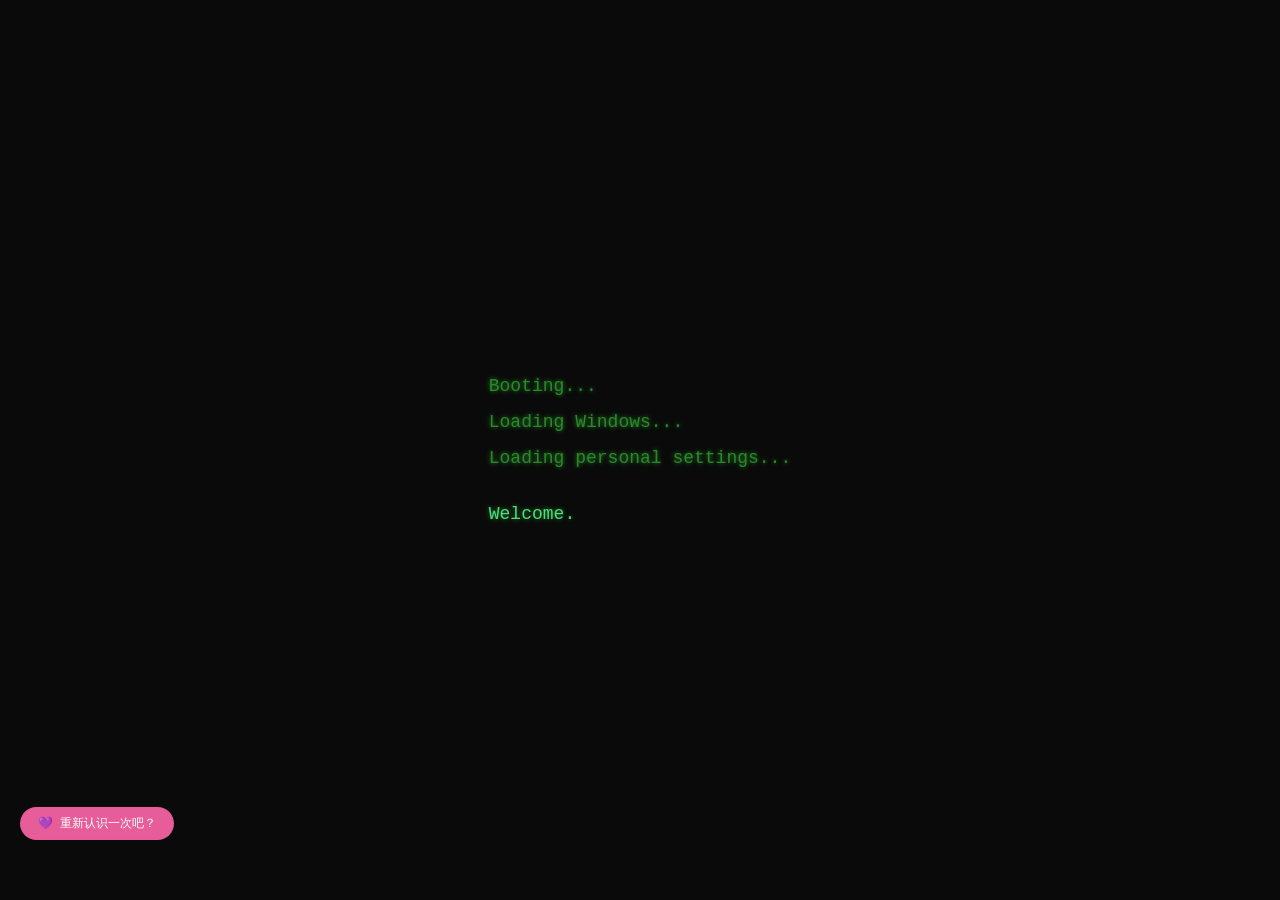
<file: index.html>
<!DOCTYPE html>
<html lang="zh-CN">
<head>
    <meta charset="UTF-8">
    <meta name="viewport" content="width=device-width, initial-scale=1.0, user-scalable=no, viewport-fit=cover">
    <meta name="apple-mobile-web-app-capable" content="yes">
    <meta name="apple-mobile-web-app-status-bar-style" content="black-translucent">
    <title>HEE · 痕迹</title>
    <link rel="icon" type="image/svg+xml" href="data:image/svg+xml,%3Csvg xmlns='http://www.w3.org/2000/svg' viewBox='0 0 100 100'%3E%3Ctext x='50' y='70' font-size='70' text-anchor='middle' fill='%23ffd966'%3E🦌%3C/text%3E%3C/svg%3E">
    <link rel="stylesheet" href="desktop.css">
    <style>
        @keyframes glitch {
            0% { transform: translate(0); opacity: 1; }
            10% { transform: translate(-2px, 1px); opacity: 0.9; }
            20% { transform: translate(2px, -1px); }
            30% { transform: translate(-1px, 2px); }
            40% { transform: translate(1px, -2px); }
            50% { transform: translate(-2px, -1px); }
            60% { transform: translate(2px, 1px); }
            70% { transform: translate(0); }
            100% { transform: translate(0); }
        }
        .glitch-effect { animation: glitch 0.3s ease-in-out; }
        @keyframes fadeInModal {
            from { opacity: 0; }
            to { opacity: 1; }
        }
        @keyframes scaleIn {
            from { transform: scale(0.9); opacity: 0; }
            to { transform: scale(1); opacity: 1; }
        }
        @keyframes float {
            0%, 100% { transform: translateY(0); }
            50% { transform: translateY(-10px); }
        }
        .ripple {
            position: fixed;
            border-radius: 50%;
            background: rgba(255,217,102,0.4);
            transform: scale(0);
            animation: ripple 0.6s linear;
            pointer-events: none;
            z-index: 10000;
        }
        @keyframes ripple { to { transform: scale(4); opacity: 0; } }
    </style>
</head>
<body>
    <div class="wallpaper"></div>
    
    <div class="desktop-icons">
        <div class="desktop-icon" data-folder="documents">
            <div class="icon-folder">📁</div>
            <span class="icon-label">Documents</span>
        </div>
        <div class="desktop-icon" data-folder="downloads">
            <div class="icon-folder">📁</div>
            <span class="icon-label">Downloads</span>
        </div>
        <div class="desktop-icon" data-folder="recycle">
            <div class="icon-folder">🗑️</div>
            <span class="icon-label">Recycle Bin</span>
        </div>
        <div class="desktop-icon archive-icon" data-folder="archive">
            <div class="icon-folder" id="archiveFolderIcon">❓</div>
            <span class="icon-label" id="archiveLabel">HEE</span>
        </div>
    </div>

    <div class="taskbar">
        <div class="start-btn">🖥️</div>
        <div class="taskbar-time" id="taskbarTime">--:--</div>
        <div class="network-status">🌐 已连接</div>
        <div class="deer-icon" id="deerIcon">🦌</div>
    </div>

    <!-- 右键菜单 -->
    <div id="contextMenu" class="context-menu hidden">
        <div class="context-item" id="menuDelete">删除</div>
        <div class="context-item" id="menuProperties">属性</div>
        <div class="context-item" id="menuRestart">💜 重新认识一次吧？</div>
        <div class="context-item" id="revealSecret">🔓 显示隐藏文件夹</div>
    </div>

    <!-- 密码对话框 -->
    <div id="passwordDialog" class="dialog hidden">
        <div class="dialog-content">
            <h3>🔒 验证身份</h3>
            <p style="font-size:12px;color:#888;margin-bottom:15px;">这个文件夹需要密码才能打开。</p>
            <input type="password" id="passwordInput" placeholder="输入密码" style="width:100%;padding:8px;background:#1a1a1a;border:1px solid #4a4a4a;color:white;border-radius:6px;">
            <div class="dialog-buttons" style="margin-top:15px;">
                <button id="submitPassword">确定</button>
                <button id="cancelPassword">取消</button>
            </div>
        </div>
    </div>

    <div id="deleteDialog" class="dialog hidden">
        <div class="dialog-content">
            <p id="deleteMessage">确定要删除此文件夹吗？</p>
            <div class="dialog-buttons">
                <button id="confirmDelete">确定</button>
                <button id="cancelDelete">取消</button>
            </div>
        </div>
    </div>

    <div id="propertiesDialog" class="dialog hidden">
        <div class="dialog-content">
            <h3>📁 HEE 属性</h3>
            <div class="prop-row"><span class="prop-label">类型：</span><span>文件夹</span></div>
            <div class="prop-row"><span class="prop-label">位置：</span><span>C:\Users\Unknown\Desktop</span></div>
            <div class="prop-row"><span class="prop-label">大小：</span><span id="propSize">计算中...</span></div>
            <div class="prop-row"><span class="prop-label">创建时间：</span><span>无法读取</span></div>
            <div class="prop-row"><span class="prop-label">修改时间：</span><span>无法读取</span></div>
            <div class="prop-row"><span class="prop-label">属性：</span><span>🔒 只读 · 🔒 隐藏 · 🔒 系统</span></div>
            <div class="creator-note" id="creatorNote"></div>
            <button id="closeProperties" class="dialog-close">关闭</button>
        </div>
    </div>

    <div id="notification" class="notification hidden"></div>
    <div id="bootScreen" class="boot-screen">
        <div class="boot-text">
            <div>Booting...</div>
            <div>Loading Windows...</div>
            <div>Loading personal settings...</div>
            <div class="boot-done">Welcome.</div>
        </div>
    </div>

    <button id="desktopRestartBtn" class="desktop-restart-btn">💜 重新认识一次吧？</button>

    <div id="dependencyBar" class="dependency-bar-container" style="display:none;">
        <div class="dependency-label">
            <span>💜 依赖度</span>
            <span id="dependencyValue">0%</span>
        </div>
        <div class="dependency-bar" id="dependencyFill"></div>
    </div>

    <script>
        // ========== 检测设备 ==========
        const isMobile = /Android|webOS|iPhone|iPad|iPod|BlackBerry|IEMobile|Opera Mini/i.test(navigator.userAgent);
        
        // ========== 变量 ==========
        let deleteAttempts = 0;
        let notificationTimeout;
        let bootCompleted = false;
        let folderClickCount = 0;
        let folderClickTimer = null;
        let deerClickCount = 0;
        let deerClickTimer = null;
        
        // ========== 弹窗函数 ==========
        function showModal(title, message, emoji = '✨') {
            const existing = document.getElementById('customModal');
            if (existing) existing.remove();
            
            const modal = document.createElement('div');
            modal.id = 'customModal';
            modal.style.cssText = `
                position: fixed;
                top: 0;
                left: 0;
                width: 100%;
                height: 100%;
                background: rgba(0,0,0,0.85);
                backdrop-filter: blur(8px);
                z-index: 20000;
                display: flex;
                align-items: center;
                justify-content: center;
                animation: fadeInModal 0.3s ease;
            `;
            modal.innerHTML = `
                <div style="
                    background: linear-gradient(135deg, #1a1a2a, #0a0a0a);
                    border: 2px solid #ffd966;
                    border-radius: 24px;
                    padding: 30px 40px;
                    max-width: 350px;
                    text-align: center;
                    box-shadow: 0 0 40px rgba(255,217,102,0.2);
                    animation: scaleIn 0.3s ease;
                ">
                    <div style="font-size: 64px; margin-bottom: 16px;">${emoji}</div>
                    <div style="font-size: 20px; color: #ffd966; margin-bottom: 16px; font-weight: bold;">${title}</div>
                    <div style="font-size: 13px; color: #ccc; line-height: 1.6; white-space: pre-line;">${message}</div>
                    <button id="closeModalBtn" style="
                        margin-top: 24px;
                        padding: 8px 24px;
                        background: #ffd966;
                        color: #0a0a0a;
                        border: none;
                        border-radius: 30px;
                        cursor: pointer;
                        font-size: 13px;
                        font-weight: bold;
                    ">确认</button>
                </div>
            `;
            document.body.appendChild(modal);
            document.getElementById('closeModalBtn').onclick = () => modal.remove();
            modal.onclick = (e) => { if (e.target === modal) modal.remove(); };
        }
        
        // ========== 辅助函数 ==========
        function showNotification(msg, duration = 3000) {
            const notif = document.getElementById('notification');
            notif.textContent = msg;
            notif.classList.remove('hidden');
            if (notificationTimeout) clearTimeout(notificationTimeout);
            notificationTimeout = setTimeout(() => notif.classList.add('hidden'), duration);
        }
        
        function showFloatingEmoji(emoji) {
            const div = document.createElement('div');
            div.className = 'floating-emoji';
            div.textContent = emoji;
            div.style.left = Math.random() * 80 + 10 + '%';
            div.style.top = '70%';
            document.body.appendChild(div);
            setTimeout(() => div.remove(), 2000);
        }
        
        function updateTime() {
            document.getElementById('taskbarTime').textContent = new Date().toLocaleTimeString('zh-CN', { hour:'2-digit', minute:'2-digit' });
        }
        
        function addRipple(e) {
            const x = e.clientX;
            const y = e.clientY;
            const ripple = document.createElement('div');
            ripple.className = 'ripple';
            ripple.style.left = x - 25 + 'px';
            ripple.style.top = y - 25 + 'px';
            document.body.appendChild(ripple);
            setTimeout(() => ripple.remove(), 600);
        }
        
        // ========== 鹿角连点彩蛋（5次触发弹窗）==========
        function checkDeerClick(e) {
            addRipple(e);
            deerClickCount++;
            if (deerClickTimer) clearTimeout(deerClickTimer);
            deerClickTimer = setTimeout(() => { deerClickCount = 0; }, 2000);
            
            if (deerClickCount === 3) {
                showNotification('🦌 再点2次...', 1000);
            }
            
            if (deerClickCount >= 5) {
                deerClickCount = 0;
                showModal('🦌 鹿角彩蛋', '你连续点击了鹿角5次\n\n羲承说：\n"你发现了我。"', '🔮');
                document.body.classList.add('glitch-effect');
                setTimeout(() => document.body.classList.remove('glitch-effect'), 500);
            }
        }
        
        // ========== 文件夹连点彩蛋（10次）==========
        function checkFolderClick(e) {
            addRipple(e);
            folderClickCount++;
            if (folderClickTimer) clearTimeout(folderClickTimer);
            folderClickTimer = setTimeout(() => { folderClickCount = 0; }, 3000);
            
            if (folderClickCount === 5) {
                showNotification('📁 再点5次...', 1000);
            }
            
            if (folderClickCount >= 10) {
                folderClickCount = 0;
                showModal('📁 隐藏消息', '你点击了HEE文件夹10次\n\n羲承说：\n"你很执着。\n……我喜欢。"', '💙');
            }
        }
        
        // ========== 手机摇一摇 ==========
        if (window.DeviceMotionEvent) {
            let lastShake = 0;
            window.addEventListener('devicemotion', function(e) {
                const acc = e.accelerationIncludingGravity;
                if (acc) {
                    const shake = Math.abs(acc.x) + Math.abs(acc.y) + Math.abs(acc.z);
                    const now = Date.now();
                    if (shake > 25 && now - lastShake > 3000) {
                        lastShake = now;
                        showModal('📱 摇一摇彩蛋', '你摇了摇手机！\n\n羲承说：\n"……你在做什么。"', '📱');
                    }
                }
            });
        }
        
        // ========== 快捷键 ==========
        function checkShortcuts(e) {
            if (e.ctrlKey && e.key === 's') {
                e.preventDefault();
                showNotification('💾 保存到哪里？你心里吗。', 2000);
            }
            if (e.key === 'F5') {
                e.preventDefault();
                showNotification('🔄 刷新也不会变快', 2000);
            }
            if (e.ctrlKey && e.shiftKey && e.key === 'I') {
                e.preventDefault();
                console.log('%c┌─────────────────────────────────┐', '#555');
                console.log('%c│          🦌                       │', '#555');
                console.log('%c│   别拆了。没什么好拆的。           │', '#ffd966');
                console.log('%c└─────────────────────────────────┘', '#555');
                showModal('🔍 开发者彩蛋', '你打开了控制台。\n\n这里没有什么秘密。\n……也许有。', '🔧');
            }
        }
        
        // ========== 重置游戏 ==========
        function resetAllProgress() {
            if (confirm('💜 重新认识一次羲承吗？\n\n所有进度都会被重置。')) {
                localStorage.removeItem('hee_archive_dialogue');
                localStorage.removeItem('trace_ending_triggered');
                localStorage.removeItem('secret_ending_triggered');
                localStorage.removeItem('boot_completed');
                showNotification('✨ 已重置，重新认识羲承吧 ✨', 2000);
                showFloatingEmoji('🦌');
                setTimeout(() => { location.reload(); }, 1500);
            }
        }
        
        // ========== 依赖度 ==========
        function updateDependency() {
            if (localStorage.getItem('trace_ending_triggered') === 'true') {
                const bar = document.getElementById('dependencyBar');
                if (bar) bar.style.display = 'none';
                return;
            }
            const saved = localStorage.getItem('hee_archive_dialogue');
            if (saved) {
                const data = JSON.parse(saved);
                const day = data.day || 1;
                const dep = Math.min(100, day * 14);
                const bar = document.getElementById('dependencyBar');
                const fill = document.getElementById('dependencyFill');
                const val = document.getElementById('dependencyValue');
                if (bar && dep > 10) bar.style.display = 'block';
                if (fill) fill.style.width = dep + '%';
                if (val) val.textContent = dep + '%';
            }
        }
        
        // ========== 启动画面 ==========
        if (!localStorage.getItem('boot_completed')) {
            setTimeout(() => {
                const bootScreen = document.getElementById('bootScreen');
                bootScreen.classList.add('fade-out');
                setTimeout(() => {
                    bootScreen.style.display = 'none';
                    localStorage.setItem('boot_completed', 'true');
                    bootCompleted = true;
                }, 1000);
            }, 2000);
        } else {
            document.getElementById('bootScreen').style.display = 'none';
            bootCompleted = true;
        }
        
        // ========== 右键菜单 ==========
        const contextMenu = document.getElementById('contextMenu');
        function hideContextMenu() { contextMenu.classList.add('hidden'); }
        document.addEventListener('click', hideContextMenu);
        
        const archiveIcon = document.querySelector('.archive-icon');
        
        function checkTraceEndingTriggered() {
            const traceTriggered = localStorage.getItem('trace_ending_triggered');
            const hiddenEndingDone = localStorage.getItem('secret_ending_triggered');
            const label = document.getElementById('archiveLabel');
            if (traceTriggered === 'true' && hiddenEndingDone !== 'true') {
                if (label) label.innerHTML = 'HEE<span style="color:#ff6666;font-size:10px;">✨打开它✨</span>';
            }
            if (hiddenEndingDone === 'true') {
                if (label) label.innerHTML = 'HEE<span style="color:#4ade80;font-size:10px;">💖</span>';
            }
        }
        checkTraceEndingTriggered();
        
        archiveIcon.addEventListener('contextmenu', (e) => {
            e.preventDefault();
            contextMenu.style.left = e.pageX + 'px';
            contextMenu.style.top = e.pageY + 'px';
            contextMenu.classList.remove('hidden');
        });
        
        archiveIcon.addEventListener('click', (e) => { checkFolderClick(e); });
        
        // 删除菜单
        document.getElementById('menuDelete').addEventListener('click', () => {
            hideContextMenu();
            deleteAttempts++;
            if (deleteAttempts === 1) showNotification('⚠️ 无法删除此文件夹：访问被拒绝');
            else if (deleteAttempts === 2) showNotification('❓ 你确定要删吗...算了问了也没用');
            else if (deleteAttempts === 3) {
                showNotification('⚠️ 此文件夹包含系统关键文件，删除可能导致系统不稳定。请勿尝试。——最后一位使用者');
                document.getElementById('archiveFolderIcon').textContent = '🔒';
            } else showNotification('⛔ 系统保护：此操作已被禁止');
        });
        
        // 属性菜单
        document.getElementById('menuProperties').addEventListener('click', () => {
            hideContextMenu();
            document.getElementById('propSize').textContent = deleteAttempts >= 2 ? '未知 (受保护)' : '计算中...';
            const cn = document.getElementById('creatorNote');
            if (deleteAttempts >= 1) cn.innerHTML = '创建者：L.H.S<br><span style="font-size:11px;color:#888;">最后访问：' + new Date().toLocaleDateString() + '</span>';
            else cn.innerHTML = '创建者：Unknown';
            document.getElementById('propertiesDialog').classList.remove('hidden');
        });
        
        // 重新开始菜单
        document.getElementById('menuRestart').addEventListener('click', () => { hideContextMenu(); resetAllProgress(); });
        
        // 显示隐藏文件夹
        document.getElementById('revealSecret').addEventListener('click', () => {
            hideContextMenu();
            showNotification('🔓 隐藏结局密码: 1015hs', 3000);
        });
        
        // 桌面重新开始按钮
        document.getElementById('desktopRestartBtn').addEventListener('click', resetAllProgress);
        
        // 鹿角点击彩蛋
        document.getElementById('deerIcon').addEventListener('click', (e) => {
            showNotification('🦌 你看见我了', 1500);
            showFloatingEmoji('🦌');
            checkDeerClick(e);
        });
        
        // 关闭属性对话框
        document.getElementById('closeProperties').addEventListener('click', () => {
            document.getElementById('propertiesDialog').classList.add('hidden');
        });
        
        // 密码验证
        const passwordDialog = document.getElementById('passwordDialog');
        const passwordInput = document.getElementById('passwordInput');
        
        function showPasswordDialog() {
            passwordDialog.classList.remove('hidden');
            passwordInput.value = '';
            passwordInput.focus();
        }
        
        document.getElementById('submitPassword').addEventListener('click', () => {
            if (passwordInput.value === '1015hs') {
                passwordDialog.classList.add('hidden');
                const h = localStorage.getItem('secret_ending_triggered');
                if (h === 'true') window.location.href = 'archive/secret-ending.html?mode=reply';
                else window.location.href = 'archive/secret-ending.html';
            } else {
                showNotification('❌ 密码错误', 1500);
                passwordInput.value = '';
            }
        });
        
        document.getElementById('cancelPassword').addEventListener('click', () => {
            passwordDialog.classList.add('hidden');
        });
        
        // 双击打开文件夹
        archiveIcon.addEventListener('dblclick', () => {
            if (!bootCompleted) {
                showNotification('系统正在启动中...', 1500);
                return;
            }
            const t = localStorage.getItem('trace_ending_triggered');
            const h = localStorage.getItem('secret_ending_triggered');
            if (h === 'true') {
                window.location.href = 'archive/index.html';
                return;
            }
            if (t === 'true') showPasswordDialog();
            else {
                showNotification('🔓 正在打开 HEE...', 1000);
                setTimeout(() => { window.location.href = 'archive/index.html'; }, 500);
            }
        });
        
        // 其他文件夹
        document.querySelectorAll('.desktop-icon:not(.archive-icon)').forEach(icon => {
            icon.addEventListener('dblclick', () => showNotification('📂 此文件夹为空。或者...你没有权限查看。'));
            icon.addEventListener('contextmenu', (e) => { e.preventDefault(); showNotification('⚠️ 无法访问：权限不足'); });
        });
        
        // 关闭对话框
        document.querySelectorAll('.dialog').forEach(dialog => {
            dialog.addEventListener('click', (e) => { if (e.target === dialog) dialog.classList.add('hidden'); });
        });
        
        // 注册键盘事件
        document.addEventListener('keydown', (e) => { checkShortcuts(e); });
        
        // 初始化
        updateTime();
        setInterval(updateTime, 1000);
        setInterval(updateDependency, 5000);
        updateDependency();
        
        // 控制台彩蛋
        console.log('%c🦌 HEE · 痕迹', 'color: #ffd966; font-size: 14px');
        console.log('%c彩蛋列表:', 'color: #ffd966; font-size: 12px');
        console.log('  🦌 连续点击鹿角5次 - 触发弹窗');
        console.log('  📁 连续点击HEE文件夹10次');
        console.log('  📱 手机摇一摇');
        console.log('  💾 Ctrl+S');
        console.log('  🔍 Ctrl+Shift+I');
        console.log('%c隐藏结局密码: 1015hs', 'color: #ff66aa; font-size: 12px');
    </script>
</body>
</html>
</file>
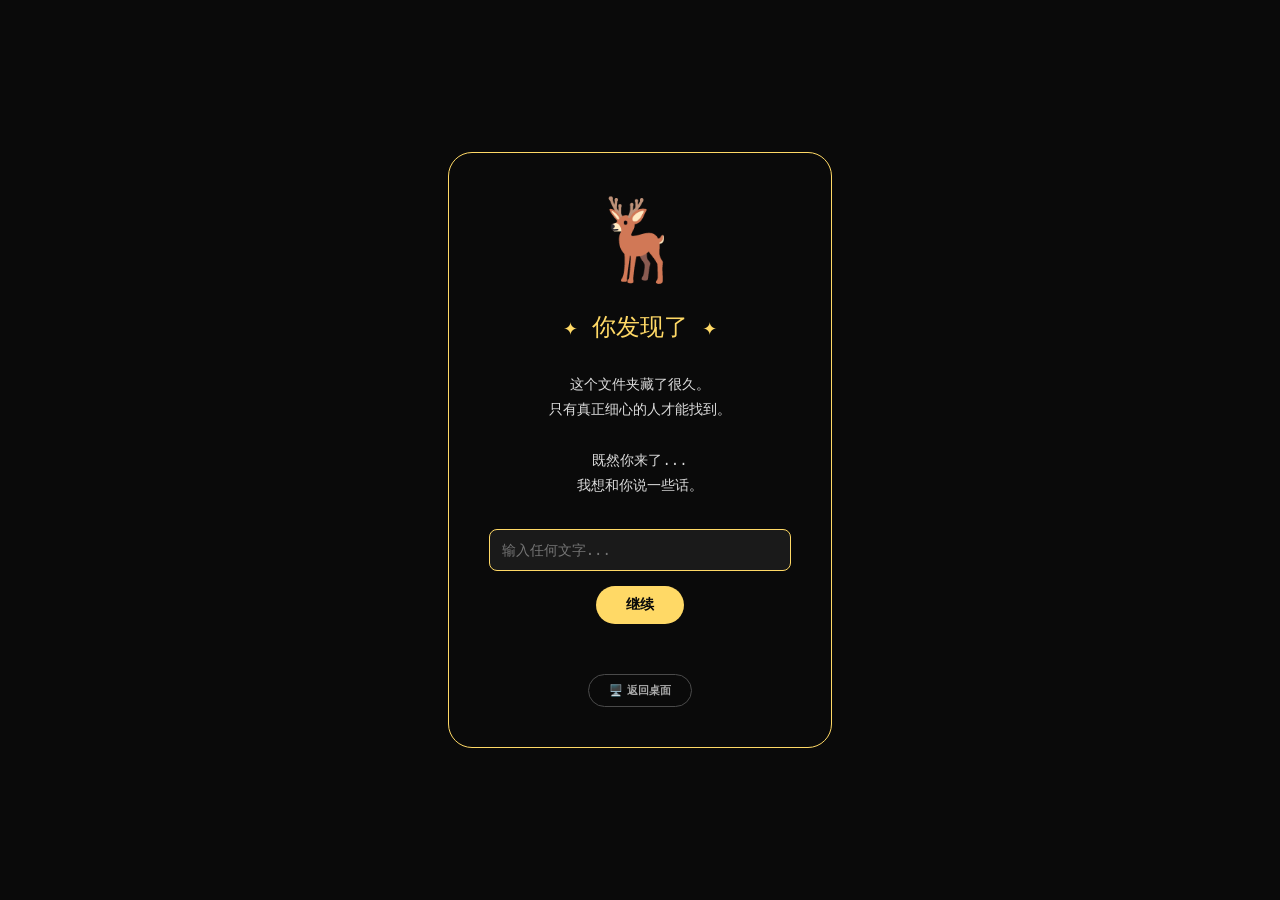
<file: archive/secret-ending.html>
<!DOCTYPE html>
<html lang="zh-CN">
<head>
    <meta charset="UTF-8">
    <meta name="viewport" content="width=device-width, initial-scale=1.0">
    <title>??? - HEE</title>
    <style>
        *{margin:0;padding:0;box-sizing:border-box;}
        body{
            background:#0a0a0a;
            font-family:'Courier New',monospace;
            min-height:100vh;
            display:flex;
            align-items:center;
            justify-content:center;
        }
        .secret-container{
            max-width:500px;
            padding:40px;
            text-align:center;
            background:rgba(10,10,10,0.9);
            border:1px solid #ffd966;
            border-radius:24px;
            animation:fadeIn 2s ease;
            margin:20px;
        }
        @keyframes fadeIn{
            from{opacity:0;transform:translateY(30px);}
            to{opacity:1;transform:translateY(0);}
        }
        .deer{font-size:80px;margin-bottom:20px;animation:float 4s ease-in-out infinite;}
        @keyframes float{
            0%,100%{transform:translateY(0);}
            50%{transform:translateY(-10px);}
        }
        .title{font-size:24px;color:#ffd966;margin-bottom:30px;}
        .message{font-size:14px;line-height:1.8;color:#ddd;margin:30px 0;}
        .input-area{margin:30px 0;}
        input{width:100%;padding:12px;background:#1a1a1a;border:1px solid #ffd966;color:white;border-radius:8px;font-size:14px;font-family:monospace;}
        input:focus{outline:none;border-color:#ffd966;}
        button{margin-top:15px;padding:10px 30px;background:#ffd966;color:#0a0a0a;border:none;border-radius:30px;cursor:pointer;font-size:14px;font-weight:bold;}
        button:hover{background:#e6c966;}
        .response{font-size:16px;color:#ffd966;margin-top:20px;}
        .small{font-size:11px;color:#666;margin-top:20px;}
        .hidden{display:none;}
        .back-btn{
            display:inline-block;
            margin-top:20px;
            padding:8px 20px;
            background:transparent;
            border:1px solid #4a4a4a;
            color:#aaa;
            border-radius:20px;
            cursor:pointer;
            font-size:11px;
            text-decoration:none;
        }
        .back-btn:hover{
            background:#3a6ea5;
            border-color:#5a8aba;
            color:white;
        }
    </style>
</head>
<body>
    <div class="secret-container" id="secretContainer">
        <div class="deer">🦌</div>
        <div class="title" id="title">✦ 你发现了 ✦</div>
        <div class="message" id="message">
            这个文件夹藏了很久。<br>
            只有真正细心的人才能找到。<br><br>
            既然你来了...<br>
            我想和你说一些话。
        </div>
        <div id="inputArea" class="input-area">
            <input type="text" id="secretInput" placeholder="输入任何文字..." autocomplete="off">
            <button id="secretSend">继续</button>
        </div>
        <div id="responseArea" class="response"></div>
        <div id="hint" class="small"></div>
        <button class="back-btn" id="backToDesktop">🖥️ 返回桌面</button>
    </div>

    <script>
        const urlParams = new URLSearchParams(window.location.search);
        const isReplyMode = urlParams.get('mode') === 'reply';
        const input = document.getElementById('secretInput');
        const send = document.getElementById('secretSend');
        const responseArea = document.getElementById('responseArea');
        const inputArea = document.getElementById('inputArea');
        const messageDiv = document.getElementById('message');
        const titleDiv = document.getElementById('title');
        const hintDiv = document.getElementById('hint');

        document.getElementById('backToDesktop').addEventListener('click', () => {
            window.location.href = '../index.html';
        });

        if (isReplyMode) {
            titleDiv.innerHTML = '💖 你回来了 💖';
            messageDiv.innerHTML = '我就知道你会再来。<br><br>这个文件夹会一直为你留着。<br><br>—— 李羲承';
            inputArea.classList.add('hidden');
            responseArea.innerHTML = '🦌 永远陪着我吧 🦌';
            hintDiv.innerHTML = '✨ 痕迹永存 ✨';
        } else {
            let step = 1;

            function showLoveMessage() {
                titleDiv.innerHTML = '💖 隐藏结局 · 痕迹的延续 💖';
                inputArea.classList.add('hidden');
                responseArea.innerHTML = `
                    <div style="font-size:18px;margin-bottom:20px;">💖</div>
                    <div style="font-size:14px;line-height:1.8;">
                        谢谢你愿意陪我。<br>
                        这七天，是我很久以来第一次期待明天。<br><br>
                        你找到的不是一个人的秘密，<br>
                        而是一个人愿意留下来的痕迹。<br><br>
                        <br><br>
                        我爱你。
                    </div>
                `;
                hintDiv.innerHTML = '✨ 那就永远陪着我吧 ✨';
                
                localStorage.setItem('secret_ending_triggered', 'true');
                
                setTimeout(() => {
                    alert('💖 那就永远陪着我吧 💖\n\n—— 李羲承');
                }, 500);
            }

            function handleFirstInput() {
                const text = input.value.trim();
                if (!text) return;
                
                step = 2;
                input.value = '';
                input.placeholder = '再输入一次...';
                messageDiv.innerHTML = '你确定要听吗？';
                hintDiv.innerHTML = '随便输入什么都行';
                
                send.removeEventListener('click', handleFirstInput);
                send.addEventListener('click', handleSecondInput);
            }

            function handleSecondInput() {
                const text = input.value.trim();
                if (!text) return;
                showLoveMessage();
            }

            send.addEventListener('click', handleFirstInput);
            input.addEventListener('keypress', (e) => {
                if (e.key === 'Enter') send.click();
            });
        }
    </script>
</body>
</html>
</file>
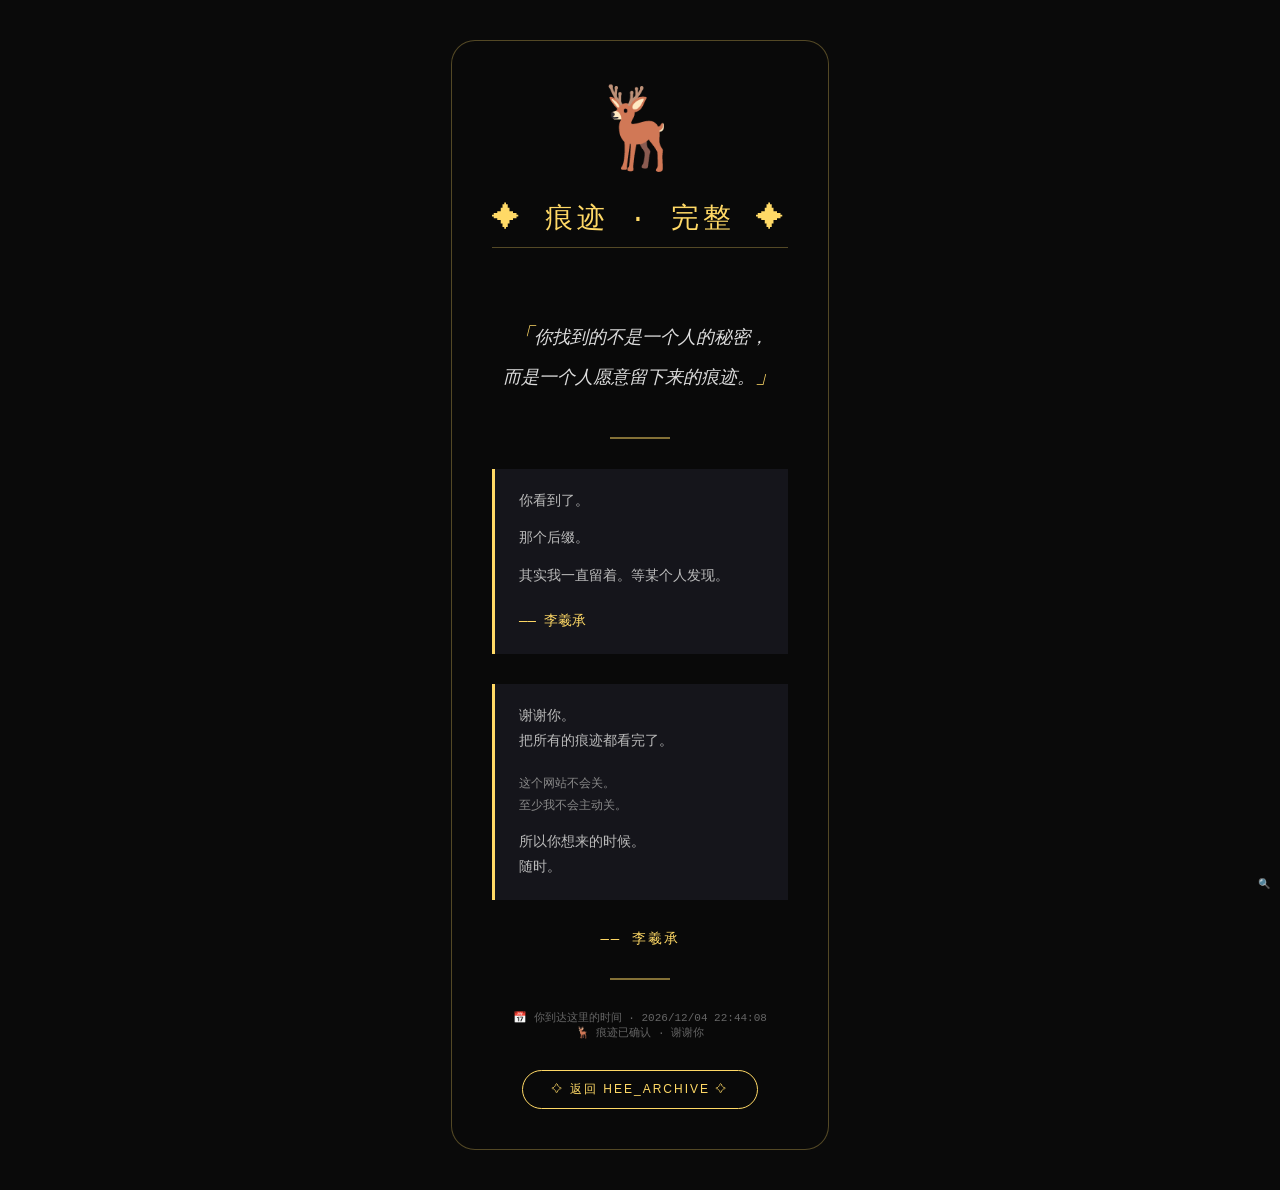
<file: archive/true-ending.html>
<!DOCTYPE html>
<html lang="zh-CN">
<head>
    <meta charset="UTF-8">
    <meta name="viewport" content="width=device-width, initial-scale=1.0">
    <title>??? - HEE_ARCHIVE</title>
    <style>
        * {
            margin: 0;
            padding: 0;
            box-sizing: border-box;
        }

        body {
            background: #0a0a0a;
            font-family: 'Courier New', monospace;
            min-height: 100vh;
            display: flex;
            align-items: center;
            justify-content: center;
            position: relative;
            overflow-x: hidden;
        }

        /* 动态星空背景 */
        .stars {
            position: fixed;
            top: 0;
            left: 0;
            width: 100%;
            height: 100%;
            pointer-events: none;
            z-index: 0;
        }

        .star {
            position: absolute;
            background: white;
            border-radius: 50%;
            opacity: 0;
            animation: twinkle 3s ease-in-out infinite;
        }

        @keyframes twinkle {
            0%, 100% { opacity: 0; }
            50% { opacity: 0.8; }
        }

        /* 主容器 */
        .true-ending-container {
            position: relative;
            z-index: 10;
            max-width: 650px;
            padding: 40px;
            text-align: center;
            background: rgba(10, 10, 10, 0.85);
            backdrop-filter: blur(8px);
            border: 1px solid rgba(255, 217, 102, 0.3);
            border-radius: 24px;
            margin: 40px 20px;
            animation: fadeIn 2s ease;
        }

        @keyframes fadeIn {
            from {
                opacity: 0;
                transform: translateY(30px);
            }
            to {
                opacity: 1;
                transform: translateY(0);
            }
        }

        /* 鹿角装饰 */
        .deer-silhouette {
            font-size: 80px;
            margin-bottom: 20px;
            animation: float 4s ease-in-out infinite;
            cursor: pointer;
        }

        @keyframes float {
            0%, 100% { transform: translateY(0px); }
            50% { transform: translateY(-10px); }
        }

        /* 主标题 */
        .ending-title {
            font-size: 28px;
            color: #ffd966;
            letter-spacing: 4px;
            margin-bottom: 30px;
            font-weight: normal;
            border-bottom: 1px solid rgba(255, 217, 102, 0.3);
            display: inline-block;
            padding-bottom: 10px;
        }

        /* 核心句子 */
        .core-message {
            font-size: 18px;
            line-height: 1.8;
            color: #ddd;
            margin: 40px 0;
            font-style: italic;
        }

        .core-message span {
            color: #ffd966;
            font-size: 22px;
        }

        /* 分隔线 */
        .divider {
            width: 60px;
            height: 2px;
            background: #ffd966;
            margin: 30px auto;
            opacity: 0.5;
        }

        /* 对话风格段落 */
        .dialogue-box {
            background: rgba(30, 30, 40, 0.6);
            border-left: 3px solid #ffd966;
            padding: 20px 24px;
            margin: 30px 0;
            text-align: left;
            font-size: 14px;
            line-height: 1.8;
            color: #bbb;
        }

        /* 签名 */
        .signature {
            margin: 30px 0 20px;
            font-size: 14px;
            color: #ffd966;
            letter-spacing: 2px;
        }

        /* 时间戳 */
        .timestamp {
            font-size: 10px;
            color: #555;
            margin-top: 20px;
        }

        /* 返回按钮 */
        .back-btn {
            display: inline-block;
            margin-top: 30px;
            padding: 10px 28px;
            background: transparent;
            border: 1px solid #ffd966;
            color: #ffd966;
            text-decoration: none;
            font-size: 12px;
            letter-spacing: 2px;
            transition: all 0.3s;
            border-radius: 30px;
            cursor: pointer;
        }

        .back-btn:hover {
            background: #ffd966;
            color: #0a0a0a;
        }

        /* 隐藏的彩蛋 */
        .easter-egg {
            position: fixed;
            bottom: 10px;
            right: 10px;
            font-size: 10px;
            color: #333;
            cursor: pointer;
            z-index: 20;
        }

        .easter-egg:hover {
            color: #ffd966;
        }

        /* 响应式 */
        @media (max-width: 600px) {
            .true-ending-container {
                padding: 24px;
                margin: 20px;
            }
            .ending-title {
                font-size: 22px;
            }
            .core-message {
                font-size: 15px;
            }
        }
    </style>
</head>
<body>
    <div class="stars" id="stars"></div>

    <div class="true-ending-container">
        <div class="deer-silhouette" id="deerIcon">🦌</div>
        
        <h1 class="ending-title">✦ 痕迹 · 完整 ✦</h1>

        <div class="core-message">
            <span>「</span>你找到的不是一个人的秘密，<br>
            而是一个人愿意留下来的痕迹。<span>」</span>
        </div>

        <div class="divider"></div>

        <div class="dialogue-box">
            <p>你看到了。</p>
            <p style="margin-top: 12px;">那个后缀。</p>
            <p style="margin-top: 12px;">其实我一直留着。等某个人发现。</p>
            <p style="margin-top: 20px; color: #ffd966;">—— 李羲承</p>
        </div>

        <div class="dialogue-box">
            <p>谢谢你。</p>
            <p>把所有的痕迹都看完了。</p>
            <p style="margin-top: 20px; font-size: 12px; color: #888;">这个网站不会关。<br>至少我不会主动关。</p>
            <p style="margin-top: 12px;">所以你想来的时候。</p>
            <p>随时。</p>
        </div>

        <div class="signature">
            —— 李羲承
        </div>

        <div class="divider"></div>

        <div id="dynamicMessage" class="timestamp" style="font-size: 11px; color: #666;">
            正在生成时间戳...
        </div>

        <button class="back-btn" onclick="goBack()">⟡ 返回 HEE_ARCHIVE ⟡</button>
    </div>

    <div class="easter-egg" id="easterEgg">
        🔍
    </div>

    <script>
        // ========== 生成星空背景 ==========
        function createStars() {
            const starsContainer = document.getElementById('stars');
            const starCount = 150;
            
            for (let i = 0; i < starCount; i++) {
                const star = document.createElement('div');
                star.className = 'star';
                const size = Math.random() * 3 + 1;
                star.style.width = size + 'px';
                star.style.height = size + 'px';
                star.style.left = Math.random() * 100 + '%';
                star.style.top = Math.random() * 100 + '%';
                star.style.animationDelay = Math.random() * 5 + 's';
                star.style.animationDuration = (Math.random() * 3 + 2) + 's';
                starsContainer.appendChild(star);
            }
        }

        createStars();

        // ========== 生成时间戳 ==========
        function updateTimestamp() {
            const now = new Date();
            const timestamp = now.toLocaleString('zh-CN', {
                year: 'numeric',
                month: '2-digit',
                day: '2-digit',
                hour: '2-digit',
                minute: '2-digit',
                second: '2-digit'
            });
            const msgDiv = document.getElementById('dynamicMessage');
            msgDiv.innerHTML = `📅 你到达这里的时间 · ${timestamp}<br>🦌 痕迹已确认 · 谢谢你`;
        }
        updateTimestamp();

        // ========== 返回到 archive ==========
        function goBack() {
            window.location.href = 'index.html';
        }

        // ========== 彩蛋：点击鹿角触发额外对话 ==========
        const deerIcon = document.getElementById('deerIcon');
        let clickCount = 0;
        
        if (deerIcon) {
            deerIcon.addEventListener('click', () => {
                clickCount++;
                if (clickCount === 3) {
                    const msgDiv = document.getElementById('dynamicMessage');
                    msgDiv.innerHTML += '<br><br>✨ 你发现了隐藏的角落。✨';
                    msgDiv.style.color = '#ffd966';
                    
                    // 控制台彩蛋
                    console.log('%c🦌 你发现了我藏在这里的最后一句话。', 'color: #ffd966; font-size: 12px;');
                    console.log('%c「其实，我一直知道你会来。」', 'color: #aaa; font-style: italic;');
                }
            });
        }

        // ========== 彩蛋2：右下角鹿角 ==========
        const easterEgg = document.getElementById('easterEgg');
        if (easterEgg) {
            easterEgg.addEventListener('click', () => {
                console.log('%c┌─────────────────────────────────────────────┐', '#ffd966');
                console.log('%c│                                             │', '#ffd966');
                console.log('%c│   「你找到的不是一个人的秘密，               │', '#ffd966');
                console.log('%c│     而是一个人愿意留下来的痕迹。」            │', '#ffd966');
                console.log('%c│                                             │', '#ffd966');
                console.log('%c│   —— 李羲承                                 │', '#ffd966');
                console.log('%c│                                             │', '#ffd966');
                console.log('%c│   你已经认识了李羲承。                       │', '#ffd966');
                console.log('%c│                                             │', '#ffd966');
                console.log('%c└─────────────────────────────────────────────┘', '#ffd966');
                
                alert('🦌 控制台藏着一句话，去看看？');
            });
        }

        // ========== 页面访问记录（标记真结局已触发） ==========
        function markTrueEnding() {
            const saved = localStorage.getItem('hee_archive_user');
            if (saved) {
                let userData = JSON.parse(saved);
                if (!userData.endings.includes('true')) {
                    userData.endings.push('true');
                    userData.trueEndingDate = new Date().toISOString();
                    localStorage.setItem('hee_archive_user', JSON.stringify(userData));
                    console.log('✨ 真结局已记录 ✨');
                }
            } else {
                // 如果没有用户数据，创建一个
                const newUser = {
                    visitCount: 1,
                    firstVisit: new Date().toISOString(),
                    lastLogin: new Date().toISOString(),
                    unlockedPages: ['profile', 'photo', 'audio', 'log', 'favorites'],
                    conversations: [],
                    endings: ['true'],
                    trueEndingDate: new Date().toISOString()
                };
                localStorage.setItem('hee_archive_user', JSON.stringify(newUser));
            }
        }

        markTrueEnding();

        // ========== 控制台欢迎 ==========
        console.log('%c✨ 欢迎来到真结局 ✨', 'color: #ffd966; font-size: 16px; font-weight: bold;');
        console.log('%c「你找到的不是一个人的秘密，而是一个人愿意留下来的痕迹。」', 'color: #aaa; font-style: italic; font-size: 12px;');
    </script>
</body>
</html>
</file>
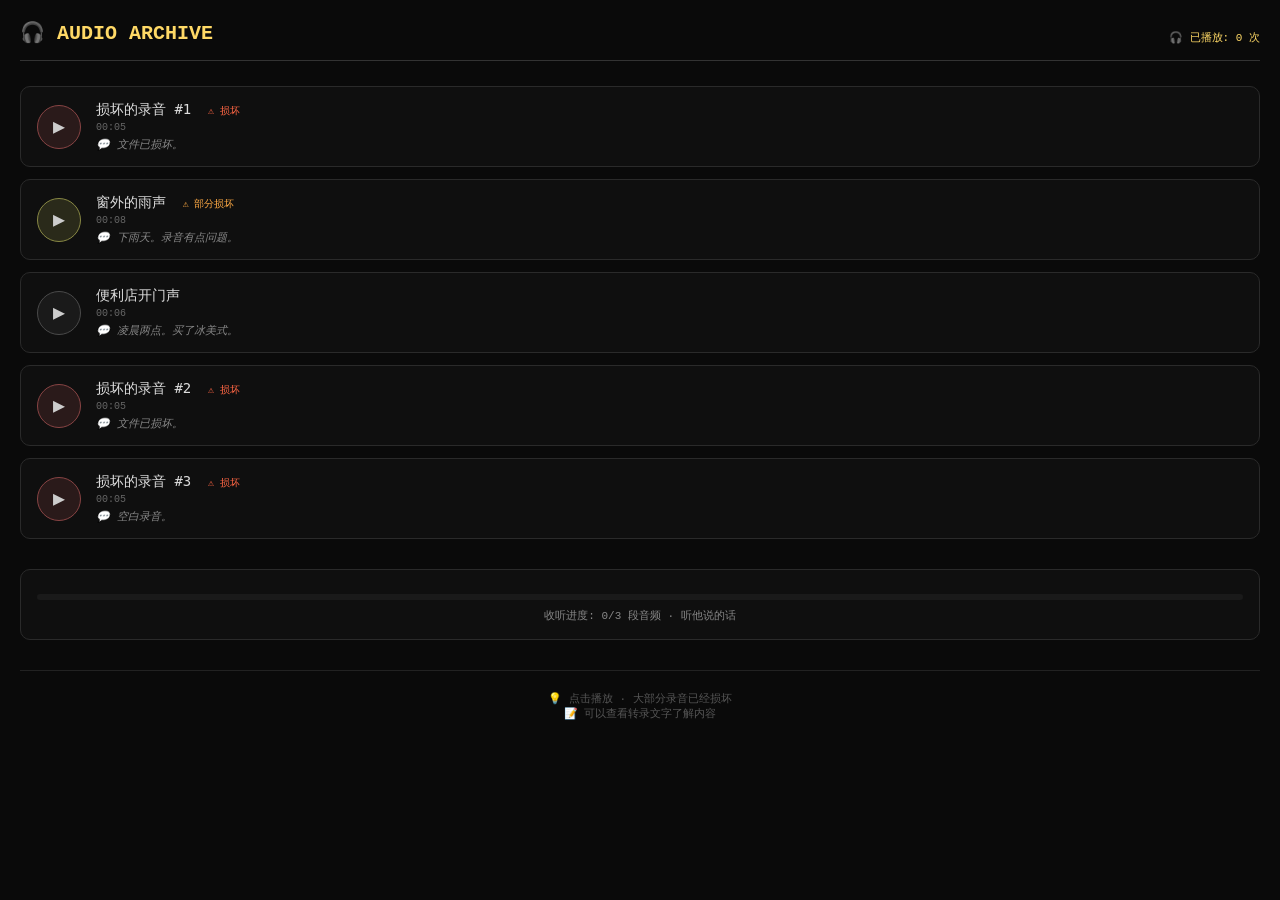
<file: archive/pages/audio.html>
<!DOCTYPE html>
<html lang="zh-CN">
<head>
    <meta charset="UTF-8">
    <meta name="viewport" content="width=device-width, initial-scale=1.0">
    <title>AUDIO - HEE</title>
    <style>
        * { margin: 0; padding: 0; box-sizing: border-box; }
        body {
            background: #0a0a0a;
            font-family: 'Segoe UI', 'Courier New', monospace;
            color: #ccc;
            padding: 20px;
            min-height: 100vh;
        }
        .audio-header {
            border-bottom: 1px solid #333;
            padding-bottom: 15px;
            margin-bottom: 25px;
            display: flex;
            justify-content: space-between;
            align-items: flex-end;
            flex-wrap: wrap;
            gap: 10px;
        }
        .audio-header h2 { color: #ffd966; font-size: 20px; }
        .audio-stats { font-size: 11px; color: #ffd966; }
        .audio-list { display: flex; flex-direction: column; gap: 12px; }
        .audio-item {
            background: #0f0f0f;
            border: 1px solid #2a2a2a;
            border-radius: 10px;
            transition: all 0.2s;
        }
        .audio-item:hover { border-color: #3a6ea5; }
        .audio-control {
            display: flex;
            align-items: center;
            padding: 14px 16px;
            gap: 15px;
            cursor: pointer;
        }
        .play-btn {
            width: 44px;
            height: 44px;
            background: #1a1a1a;
            border: 1px solid #4a4a4a;
            border-radius: 50%;
            display: flex;
            align-items: center;
            justify-content: center;
            font-size: 20px;
            cursor: pointer;
            transition: all 0.2s;
            flex-shrink: 0;
        }
        .play-btn:hover { background: #3a6ea5; border-color: #5a8aba; }
        .play-btn.playing { background: #3a6ea5; animation: pulse 1s ease infinite; }
        .play-btn.damaged { background: #2a1a1a; border-color: #884444; }
        .play-btn.damaged:hover { background: #662222; }
        .play-btn.semi-damaged { background: #2a2a1a; border-color: #888844; }
        @keyframes pulse { 0%,100%{opacity:1;} 50%{opacity:0.6;} }
        .audio-info { flex: 1; }
        .audio-title { font-size: 14px; color: #ddd; font-family: monospace; }
        .audio-duration { font-size: 10px; color: #666; margin-top: 3px; }
        .audio-note { font-size: 11px; color: #888; font-style: italic; margin-top: 4px; }
        .damaged-badge { color: #ff6644; font-size: 10px; margin-left: 8px; }
        .semi-badge { color: #ffaa44; font-size: 10px; margin-left: 8px; }
        .transcript {
            display: none;
            padding: 16px;
            border-top: 1px solid #222;
            background: #080808;
            font-size: 13px;
            line-height: 1.6;
            color: #aaa;
        }
        .transcript.open { display: block; }
        .transcript.damaged { color: #664444; font-style: italic; }
        .progress-section {
            margin-top: 30px;
            padding: 16px;
            background: #0f0f0f;
            border: 1px solid #2a2a2a;
            border-radius: 10px;
        }
        .progress-bar { background: #1a1a1a; border-radius: 10px; height: 6px; overflow: hidden; margin-top: 8px; }
        .progress-fill { background: #ffd966; height: 100%; width: 0%; transition: width 0.3s; }
        .progress-text { font-size: 11px; color: #888; margin-top: 8px; text-align: center; }
        .footer-note { margin-top: 30px; text-align: center; font-size: 11px; color: #555; padding-top: 20px; border-top: 1px solid #222; }
        
        @media (max-width: 600px) {
            body { padding: 15px; }
            .play-btn { width: 40px; height: 40px; font-size: 18px; }
            .audio-title { font-size: 12px; }
        }
    </style>
</head>
<body>
    <div class="audio-header">
        <h2>🎧 AUDIO ARCHIVE</h2>
        <div class="audio-stats" id="audioStats">🎧 已播放: 0 次</div>
    </div>
    <div id="audioList" class="audio-list"></div>
    <div class="progress-section">
        <div class="progress-bar"><div id="progressFill" class="progress-fill"></div></div>
        <div id="progressText" class="progress-text"></div>
    </div>
    <div class="footer-note">💡 点击播放 · 大部分录音已经损坏<br>📝 可以查看转录文字了解内容</div>

    <script>
        const audioFiles = [
            { 
                id: 1, 
                title: "损坏的录音 #1", 
                duration: "00:05", 
                transcript: "[录音损坏，无法播放]\n\n只剩下沙沙的杂音。什么也听不清。", 
                note: "文件已损坏。",
                type: "damaged"
            },
            { 
                id: 2, 
                title: "窗外的雨声", 
                duration: "00:08", 
                transcript: "[雨声，但夹杂着杂音]\n\n能听到雨声。但不是很清楚。\n像是隔着什么在录。", 
                note: "下雨天。录音有点问题。",
                type: "semi-damaged"
            },
            { 
                id: 3, 
                title: "便利店开门声", 
                duration: "00:06", 
                transcript: "[风铃声，然后自动门打开的声音]\n\n凌晨两点的便利店。\n只有我一个人。", 
                note: "凌晨两点。买了冰美式。",
                type: "bell"
            },
            { 
                id: 4, 
                title: "损坏的录音 #2", 
                duration: "00:05", 
                transcript: "[录音损坏，无法播放]\n\n电流声。还有很远的说话声。\n但听不清在说什么。", 
                note: "文件已损坏。",
                type: "damaged"
            },
            { 
                id: 5, 
                title: "损坏的录音 #3", 
                duration: "00:05", 
                transcript: "[没有录音内容]\n\n只有杂音。\n什么都没有录到。", 
                note: "空白录音。",
                type: "damaged"
            }
        ];

        let playCount = 0;
        let currentlyPlaying = null;
        let currentAudio = null;
        let currentContext = null;
        const targetPlays = 3;

        function loadPlayCount() {
            const saved = localStorage.getItem('hee_archive_dialogue');
            if (saved) {
                const userData = JSON.parse(saved);
                playCount = userData.audioPlayCount || 0;
                updateStatsDisplay();
                updateProgress();
            }
        }

        function savePlayCount() {
            const saved = localStorage.getItem('hee_archive_dialogue');
            let userData = saved ? JSON.parse(saved) : {};
            userData.audioPlayCount = playCount;
            localStorage.setItem('hee_archive_dialogue', JSON.stringify(userData));
            
            if (window.parent && window.parent.playAudio) {
                window.parent.playAudio();
            }
        }

        function updateStatsDisplay() {
            const statsEl = document.getElementById('audioStats');
            if (statsEl) {
                statsEl.innerHTML = `🎧 已播放: ${playCount} 次`;
                if (playCount >= targetPlays) {
                    statsEl.innerHTML = `🎧 已播放: ${playCount} 次 ✨ 已完成 ✨`;
                    statsEl.style.color = '#ffd966';
                }
            }
        }

        function updateProgress() {
            const percent = Math.min(100, (playCount / targetPlays) * 100);
            const fill = document.getElementById('progressFill');
            const text = document.getElementById('progressText');
            if (fill) fill.style.width = percent + '%';
            if (text) {
                if (playCount >= targetPlays) {
                    text.innerHTML = '✨ 已收听足够音频 · 继续探索其他内容 ✨';
                    text.style.color = '#ffd966';
                } else {
                    text.innerHTML = `收听进度: ${playCount}/${targetPlays} 段音频 · 听他说的话`;
                    text.style.color = '#888';
                }
            }
        }

        // 完全损坏音效（白噪音）
        function playDamagedSound() {
            try {
                const ctx = new (window.AudioContext || window.webkitAudioContext)();
                const bufferSize = 4096;
                const noise = ctx.createScriptProcessor(bufferSize, 1, 1);
                noise.onaudioprocess = function(e) {
                    const output = e.outputBuffer.getChannelData(0);
                    for (let i = 0; i < bufferSize; i++) {
                        output[i] = Math.random() * 0.08 - 0.04;
                    }
                };
                const gain = ctx.createGain();
                noise.connect(gain);
                gain.connect(ctx.destination);
                gain.gain.setValueAtTime(0.08, ctx.currentTime);
                gain.gain.exponentialRampToValueAtTime(0.001, ctx.currentTime + 2);
                
                setTimeout(() => {
                    noise.disconnect();
                    ctx.close();
                }, 2000);
                return ctx;
            } catch(e) {
                return null;
            }
        }

        // 半损坏雨声（雨声 + 杂音）
        function playSemiDamagedRain() {
            try {
                const ctx = new (window.AudioContext || window.webkitAudioContext)();
                
                // 雨声（白噪音滤波）
                const bufferSize = 4096;
                const noise = ctx.createScriptProcessor(bufferSize, 1, 1);
                noise.onaudioprocess = function(e) {
                    const output = e.outputBuffer.getChannelData(0);
                    for (let i = 0; i < bufferSize; i++) {
                        output[i] = Math.random() * 0.06 - 0.03;
                    }
                };
                
                // 杂音（更高的随机频率）
                const glitch = ctx.createScriptProcessor(bufferSize, 1, 1);
                glitch.onaudioprocess = function(e) {
                    const output = e.outputBuffer.getChannelData(0);
                    for (let i = 0; i < bufferSize; i++) {
                        output[i] = Math.random() * 0.04 - 0.02;
                    }
                };
                
                const gainNoise = ctx.createGain();
                const gainGlitch = ctx.createGain();
                const masterGain = ctx.createGain();
                
                noise.connect(gainNoise);
                glitch.connect(gainGlitch);
                gainNoise.connect(masterGain);
                gainGlitch.connect(masterGain);
                masterGain.connect(ctx.destination);
                
                gainNoise.gain.setValueAtTime(0.06, ctx.currentTime);
                gainNoise.gain.exponentialRampToValueAtTime(0.001, ctx.currentTime + 3);
                gainGlitch.gain.setValueAtTime(0.04, ctx.currentTime);
                gainGlitch.gain.exponentialRampToValueAtTime(0.001, ctx.currentTime + 2.5);
                masterGain.gain.setValueAtTime(0.3, ctx.currentTime);
                
                setTimeout(() => {
                    noise.disconnect();
                    glitch.disconnect();
                    ctx.close();
                }, 3000);
                return ctx;
            } catch(e) {
                return null;
            }
        }

        // 便利店风铃声（正常）
        function playBellSound() {
            try {
                const ctx = new (window.AudioContext || window.webkitAudioContext)();
                const now = ctx.currentTime;
                
                const notes = [880, 1047, 1319, 880, 784, 659, 880];
                notes.forEach((freq, index) => {
                    const osc = ctx.createOscillator();
                    const gain = ctx.createGain();
                    osc.type = 'sine';
                    osc.frequency.value = freq;
                    gain.gain.setValueAtTime(0.12, now + index * 0.12);
                    gain.gain.exponentialRampToValueAtTime(0.001, now + index * 0.12 + 0.8);
                    osc.connect(gain);
                    gain.connect(ctx.destination);
                    osc.start(now + index * 0.12);
                    osc.stop(now + index * 0.12 + 0.8);
                });
                
                setTimeout(() => ctx.close(), 2000);
                return ctx;
            } catch(e) {
                return null;
            }
        }

        function playAudioFile(fileId, btnElement, audioFile) {
            if (currentAudio) {
                currentAudio.pause();
                currentAudio = null;
            }
            if (currentContext) {
                currentContext.close();
                currentContext = null;
            }
            
            if (currentlyPlaying === fileId) {
                currentlyPlaying = null;
                btnElement.textContent = '▶';
                btnElement.classList.remove('playing');
                return;
            }
            
            if (currentlyPlaying && currentlyPlaying !== fileId) {
                const prevBtn = document.getElementById(`playBtn${currentlyPlaying}`);
                if (prevBtn) {
                    prevBtn.textContent = '▶';
                    prevBtn.classList.remove('playing');
                }
            }
            
            currentlyPlaying = fileId;
            btnElement.textContent = '⏸';
            btnElement.classList.add('playing');
            
            let duration = 2500;
            
            if (audioFile.type === 'damaged') {
                currentContext = playDamagedSound();
                duration = 2500;
            } else if (audioFile.type === 'semi-damaged') {
                currentContext = playSemiDamagedRain();
                duration = 3500;
            } else if (audioFile.type === 'bell') {
                currentContext = playBellSound();
                duration = 2500;
            } else {
                currentContext = playDamagedSound();
                duration = 2500;
            }
            
            setTimeout(() => {
                if (currentlyPlaying === fileId) {
                    currentlyPlaying = null;
                    btnElement.textContent = '▶';
                    btnElement.classList.remove('playing');
                }
            }, duration);
            
            playCount++;
            savePlayCount();
            updateStatsDisplay();
            updateProgress();
        }

        function renderAudioList() {
            const container = document.getElementById('audioList');
            container.innerHTML = '';
            audioFiles.forEach(file => {
                const item = document.createElement('div');
                item.className = 'audio-item';
                
                let btnClass = '';
                let badge = '';
                if (file.type === 'damaged') {
                    btnClass = 'damaged';
                    badge = '<span class="damaged-badge">⚠️ 损坏</span>';
                } else if (file.type === 'semi-damaged') {
                    btnClass = 'semi-damaged';
                    badge = '<span class="semi-badge">⚠️ 部分损坏</span>';
                }
                
                const transcriptClass = file.type !== 'bell' ? 'damaged' : '';
                
                item.innerHTML = `
                    <div class="audio-control" onclick="toggleTranscript(${file.id})">
                        <div class="play-btn ${btnClass}" id="playBtn${file.id}" onclick="event.stopPropagation(); playAudio(${file.id}, this)">▶</div>
                        <div class="audio-info">
                            <div class="audio-title">${file.title} ${badge}</div>
                            <div class="audio-duration">${file.duration}</div>
                            <div class="audio-note">💬 ${file.note}</div>
                        </div>
                    </div>
                    <div class="transcript ${transcriptClass}" id="transcript${file.id}">
                        <span style="color:#888;">📝 转录文本:</span><br>
                        "${file.transcript}"
                    </div>
                `;
                container.appendChild(item);
            });
        }

        function toggleTranscript(fileId) {
            const transcript = document.getElementById(`transcript${fileId}`);
            if (transcript) transcript.classList.toggle('open');
        }

        function playAudio(fileId, btnElement) {
            const file = audioFiles.find(f => f.id === fileId);
            if (file) {
                playAudioFile(fileId, btnElement, file);
            }
        }

        window.toggleTranscript = toggleTranscript;
        window.playAudio = playAudio;

        renderAudioList();
        loadPlayCount();
    </script>
</body>
</html>
</file>
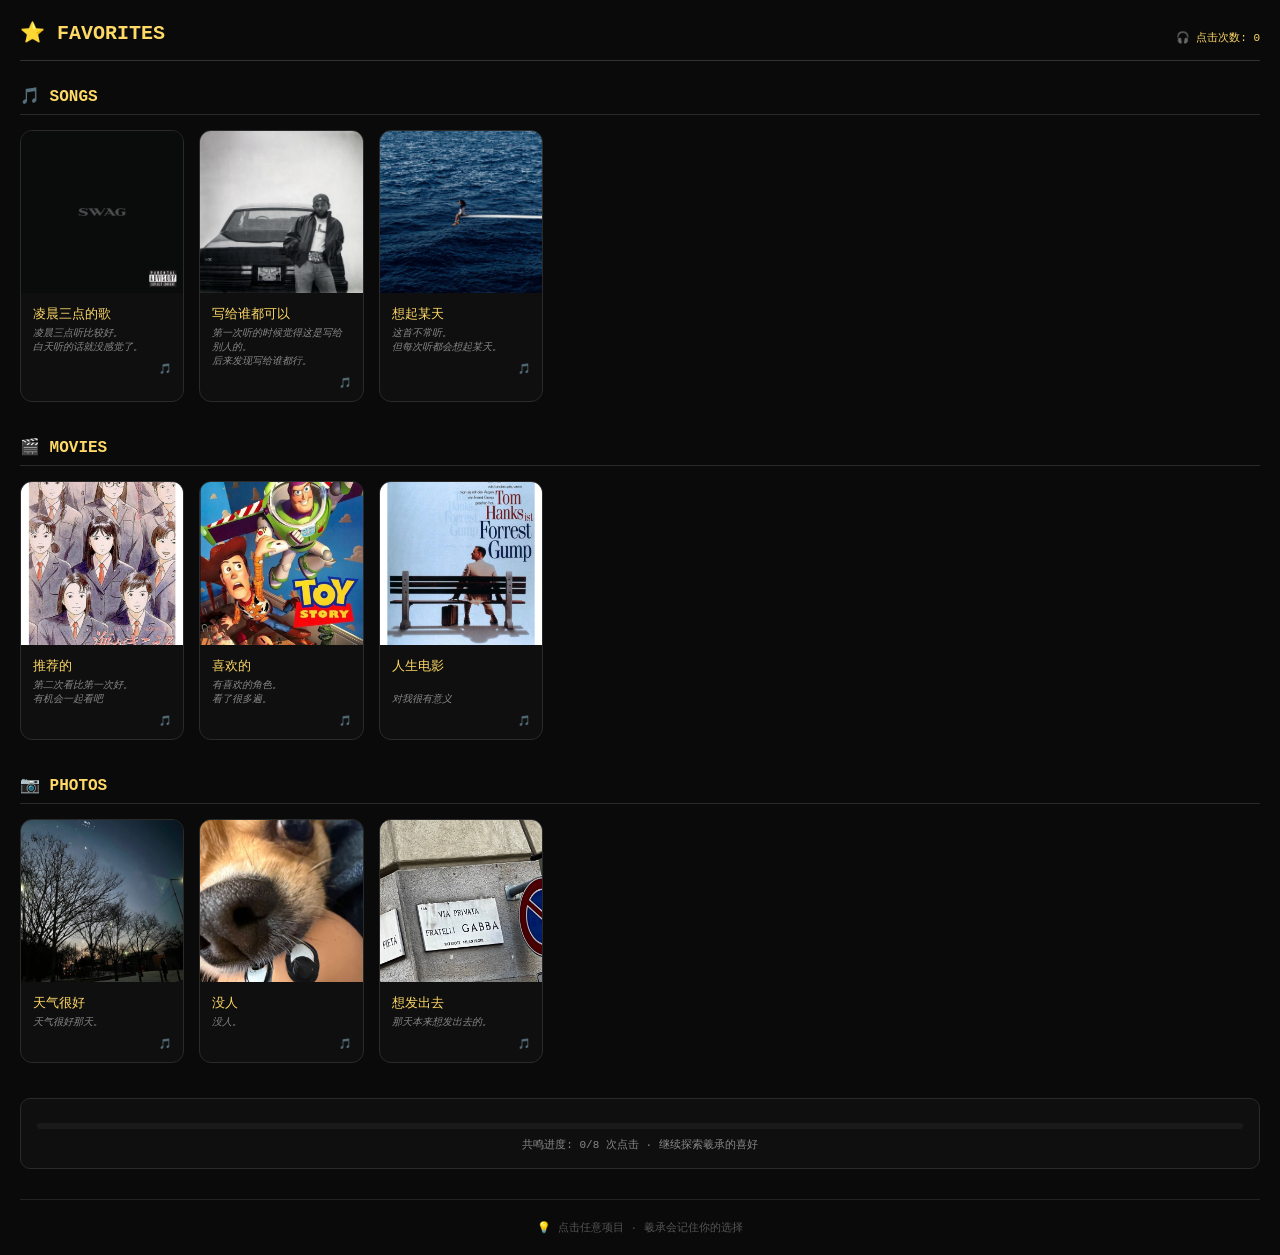
<file: archive/pages/favorites.html>
<!DOCTYPE html>
<html lang="zh-CN">
<head>
    <meta charset="UTF-8">
    <meta name="viewport" content="width=device-width, initial-scale=1.0">
    <title>FAVORITES - HEE</title>
    <style>
        * { margin: 0; padding: 0; box-sizing: border-box; }
        body {
            background: #0a0a0a;
            font-family: 'Segoe UI', 'Courier New', monospace;
            color: #ccc;
            padding: 20px;
            min-height: 100vh;
        }
        .fav-header {
            border-bottom: 1px solid #333;
            padding-bottom: 15px;
            margin-bottom: 25px;
            display: flex;
            justify-content: space-between;
            align-items: flex-end;
            flex-wrap: wrap;
            gap: 10px;
        }
        .fav-header h2 { color: #ffd966; font-size: 20px; }
        .fav-stats { font-size: 11px; color: #ffd966; }
        .fav-section { margin-bottom: 35px; }
        .fav-section h3 {
            color: #ffd966;
            font-size: 16px;
            margin-bottom: 15px;
            padding-bottom: 8px;
            border-bottom: 1px solid #2a2a2a;
        }
        .fav-grid {
            display: grid;
            grid-template-columns: repeat(auto-fill, minmax(160px, 1fr));
            gap: 15px;
        }
        .fav-card {
            background: #0f0f0f;
            border: 1px solid #2a2a2a;
            border-radius: 12px;
            overflow: hidden;
            transition: all 0.2s;
            cursor: pointer;
        }
        .fav-card:hover {
            border-color: #3a6ea5;
            transform: translateY(-3px);
        }
        .fav-image {
            aspect-ratio: 1;
            background: #060606;
            display: flex;
            align-items: center;
            justify-content: center;
            overflow: hidden;
        }
        .fav-image img {
            width: 100%;
            height: 100%;
            object-fit: cover;
            transition: transform 0.3s;
        }
        .fav-card:hover .fav-image img {
            transform: scale(1.05);
        }
        .fav-image .no-img {
            font-size: 48px;
            color: #555;
        }
        .fav-info { padding: 12px; }
        .fav-title { font-size: 13px; color: #ffd966; margin-bottom: 4px; font-weight: 500; }
        .fav-note { font-size: 10px; color: #888; line-height: 1.4; font-style: italic; }
        .click-count {
            margin-top: 8px;
            font-size: 10px;
            color: #ffd966;
            text-align: right;
        }
        .progress-section {
            margin-top: 30px;
            padding: 16px;
            background: #0f0f0f;
            border: 1px solid #2a2a2a;
            border-radius: 10px;
        }
        .progress-bar { background: #1a1a1a; border-radius: 10px; height: 6px; overflow: hidden; margin-top: 8px; }
        .progress-fill { background: #ffd966; height: 100%; width: 0%; transition: width 0.3s; }
        .progress-text { font-size: 11px; color: #888; margin-top: 8px; text-align: center; }
        .footer-note { margin-top: 30px; text-align: center; font-size: 11px; color: #555; padding-top: 20px; border-top: 1px solid #222; }
        
        @media (max-width: 600px) {
            body { padding: 15px; }
            .fav-grid { grid-template-columns: repeat(auto-fill, minmax(130px, 1fr)); gap: 10px; }
            .fav-title { font-size: 11px; }
            .fav-note { font-size: 9px; }
        }
    </style>
</head>
<body>
    <div class="fav-header">
        <h2>⭐ FAVORITES</h2>
        <div class="fav-stats" id="favStats">点击次数: 0</div>
    </div>

    <div class="fav-section">
        <h3>🎵 SONGS</h3>
        <div id="songsGrid" class="fav-grid"></div>
    </div>

    <div class="fav-section">
        <h3>🎬 MOVIES</h3>
        <div id="moviesGrid" class="fav-grid"></div>
    </div>

    <div class="fav-section">
        <h3>📷 PHOTOS</h3>
        <div id="photosGrid" class="fav-grid"></div>
    </div>

    <div class="progress-section">
        <div class="progress-bar"><div id="progressFill" class="progress-fill"></div></div>
        <div id="progressText" class="progress-text"></div>
    </div>

    <div class="footer-note">
        💡 点击任意项目 · 羲承会记住你的选择
    </div>

    <script>
        // 收藏数据 - 使用绝对路径
        const favoritesData = {
            songs: [
                { emoji: "🎵", title: "凌晨三点的歌", image: "https://yu1hs.github.io/ACCESS_DENIED/archive/assets/images/favorites/song1.jpg", note: "凌晨三点听比较好。\n白天听的话就没感觉了。" },
                { emoji: "🎶", title: "写给谁都可以", image: "https://yu1hs.github.io/ACCESS_DENIED/archive/assets/images/favorites/song2.jpg", note: "第一次听的时候觉得这是写给别人的。\n后来发现写给谁都行。" },
                { emoji: "🎧", title: "想起某天", image: "https://yu1hs.github.io/ACCESS_DENIED/archive/assets/images/favorites/song3.jpg", note: "这首不常听。\n但每次听都会想起某天。" }
            ],
            movies: [
                { emoji: "🎬", title: "推荐的", image: "https://yu1hs.github.io/ACCESS_DENIED/archive/assets/images/favorites/movie1.jpg", note: "第二次看比第一次好。\n有机会一起看吧" },
                { emoji: "📽️", title: "喜欢的", image: "https://yu1hs.github.io/ACCESS_DENIED/archive/assets/images/favorites/movie2.jpg", note: "有喜欢的角色。\n看了很多遍。" },
                { emoji: "🎞️", title: "人生电影", image: "https://yu1hs.github.io/ACCESS_DENIED/archive/assets/images/favorites/movie3.jpg", note: "  \n对我很有意义" }
            ],
            photos: [
                { emoji: "📷", title: "天气很好", image: "https://yu1hs.github.io/ACCESS_DENIED/archive/assets/images/favorites/fav_photo1.jpg", note: "天气很好那天。" },
                { emoji: "🌅", title: "没人", image: "https://yu1hs.github.io/ACCESS_DENIED/archive/assets/images/favorites/fav_photo2.jpg", note: "没人。" },
                { emoji: "🌃", title: "想发出去", image: "https://yu1hs.github.io/ACCESS_DENIED/archive/assets/images/favorites/fav_photo3.jpg", note: "那天本来想发出去的。" }
            ]
        };

        let totalClicks = 0;
        const targetClicks = 8;

        function loadClickCounts() {
            const saved = localStorage.getItem('hee_archive_dialogue');
            if (saved) {
                const userData = JSON.parse(saved);
                totalClicks = userData.favClickCount || 0;
                updateStatsDisplay();
                updateProgress();
            }
        }

        function saveClickCount() {
            totalClicks++;
            const saved = localStorage.getItem('hee_archive_dialogue');
            let userData = saved ? JSON.parse(saved) : {};
            userData.favClickCount = totalClicks;
            localStorage.setItem('hee_archive_dialogue', JSON.stringify(userData));
            
            updateStatsDisplay();
            updateProgress();
            
            if (window.parent && window.parent.increaseFavClick) {
                window.parent.increaseFavClick();
            }
            
            setTimeout(() => {
                const chatWindow = window.parent.document.getElementById('chatWindow');
                if (chatWindow && chatWindow.classList.contains('hidden')) {
                    chatWindow.classList.remove('hidden');
                }
            }, 300);
        }

        function updateStatsDisplay() {
            const statsEl = document.getElementById('favStats');
            if (statsEl) {
                statsEl.textContent = `🎧 点击次数: ${totalClicks}`;
                if (totalClicks >= targetClicks) {
                    statsEl.style.color = '#ffd966';
                    statsEl.innerHTML = `🎧 点击次数: ${totalClicks} ✨ 已达到共鸣条件 ✨`;
                }
            }
        }

        function updateProgress() {
            const percent = Math.min(100, (totalClicks / targetClicks) * 100);
            const fill = document.getElementById('progressFill');
            const text = document.getElementById('progressText');
            if (fill) fill.style.width = percent + '%';
            if (text) {
                if (totalClicks >= targetClicks) {
                    text.innerHTML = '✨ 已达到「共鸣」条件 ✨';
                    text.style.color = '#ffd966';
                } else {
                    text.innerHTML = `共鸣进度: ${totalClicks}/${targetClicks} 次点击 · 继续探索羲承的喜好`;
                    text.style.color = '#888';
                }
            }
        }

        function renderCard(item) {
            const card = document.createElement('div');
            card.className = 'fav-card';
            card.onclick = () => {
                saveClickCount();
                const note = document.createElement('div');
                note.style.cssText = 'position:fixed;bottom:20px;right:20px;background:#3a6ea5;padding:8px 16px;border-radius:8px;font-size:12px;z-index:1000;';
                note.textContent = '⭐ 已收藏到记忆 · 羲承会记住';
                document.body.appendChild(note);
                setTimeout(() => note.remove(), 1500);
            };
            
            let imageHtml = '';
            if (item.image) {
                imageHtml = `<img src="${item.image}" alt="${item.title}" onerror="this.parentElement.innerHTML='<div class=\'no-img\'>${item.emoji}</div>'">`;
            } else {
                imageHtml = `<div class="no-img">${item.emoji}</div>`;
            }
            
            card.innerHTML = `
                <div class="fav-image">${imageHtml}</div>
                <div class="fav-info">
                    <div class="fav-title">${item.title}</div>
                    <div class="fav-note">${item.note.replace(/\n/g, '<br>')}</div>
                    <div class="click-count">🎵</div>
                </div>
            `;
            return card;
        }

        function renderGrid(category, items, containerId) {
            const container = document.getElementById(containerId);
            if (!container) return;
            container.innerHTML = '';
            items.forEach((item) => {
                container.appendChild(renderCard(item));
            });
        }

        // 渲染所有
        renderGrid('songs', favoritesData.songs, 'songsGrid');
        renderGrid('movies', favoritesData.movies, 'moviesGrid');
        renderGrid('photos', favoritesData.photos, 'photosGrid');
        
        loadClickCounts();
    </script>
</body>
</html>
</file>
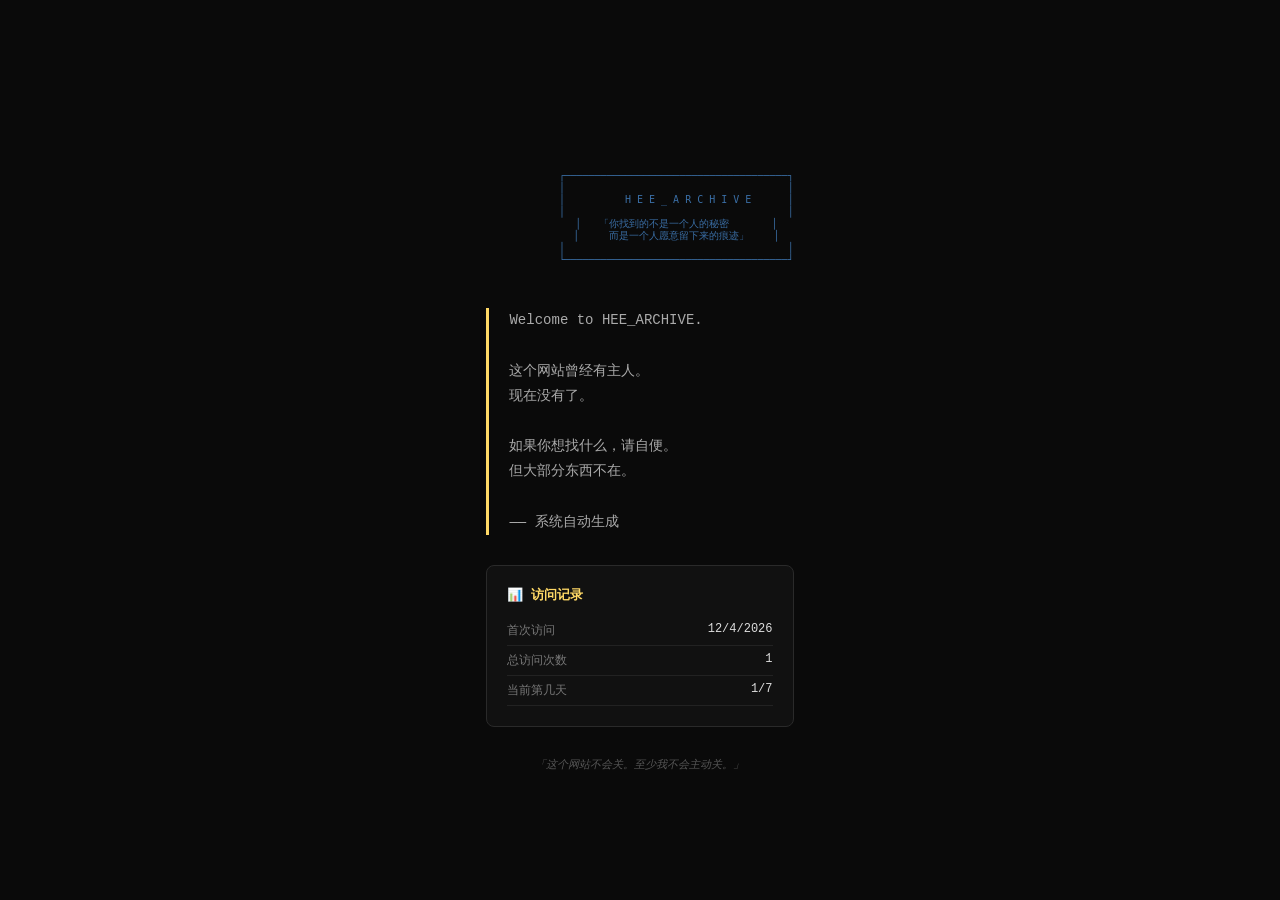
<file: archive/pages/home.html>
<!DOCTYPE html>
<html lang="zh-CN">
<head>
    <meta charset="UTF-8">
    <meta name="viewport" content="width=device-width, initial-scale=1.0">
    <title>HOME - HEE</title>
    <style>
        * { margin: 0; padding: 0; box-sizing: border-box; }
        body {
            background: #0a0a0a;
            font-family: 'Segoe UI', 'Courier New', monospace;
            color: #ccc;
            padding: 30px;
            min-height: 100vh;
            display: flex;
            align-items: center;
            justify-content: center;
        }
        .home-container {
            max-width: 600px;
            text-align: center;
        }
        .ascii-art {
            font-family: monospace;
            font-size: 10px;
            color: #3a6ea5;
            margin: 30px 0;
            white-space: pre;
            line-height: 1.2;
        }
        .welcome-message {
            font-size: 14px;
            line-height: 1.8;
            color: #aaa;
            border-left: 3px solid #ffd966;
            padding-left: 20px;
            margin-bottom: 30px;
            text-align: left;
        }
        .stats {
            background: #111;
            border: 1px solid #2a2a2a;
            border-radius: 8px;
            padding: 20px;
            margin-top: 30px;
            font-size: 12px;
            text-align: left;
        }
        .stats h4 { color: #ffd966; margin-bottom: 12px; font-size: 13px; }
        .stat-row {
            display: flex;
            justify-content: space-between;
            padding: 6px 0;
            border-bottom: 1px solid #222;
        }
        .stat-label { color: #777; }
        .stat-value { color: #ddd; }
        .footer-note {
            margin-top: 30px;
            font-size: 11px;
            color: #555;
            font-style: italic;
        }
        @media (max-width: 600px) {
            body { padding: 20px; }
            .welcome-message { font-size: 12px; }
            .ascii-art { font-size: 8px; }
        }
    </style>
</head>
<body>
    <div class="home-container">
        <div class="ascii-art">
            ┌─────────────────────────────────────┐
            │                                     │
            │          H E E _ A R C H I V E      │
            │                                     │
            │   「你找到的不是一个人的秘密       │
            │     而是一个人愿意留下来的痕迹」    │
            │                                     │
            └─────────────────────────────────────┘
        </div>

        <div class="welcome-message" id="welcomeMessage">
            Welcome to HEE_ARCHIVE.
            <br><br>
            这个网站曾经有主人。
            <br>
            现在没有了。
            <br><br>
            如果你想找什么，请自便。
            <br>
            但大部分东西不在。
            <br><br>
            —— 系统自动生成
        </div>

        <div class="stats">
            <h4>📊 访问记录</h4>
            <div class="stat-row">
                <span class="stat-label">首次访问</span>
                <span class="stat-value" id="firstVisit">--</span>
            </div>
            <div class="stat-row">
                <span class="stat-label">总访问次数</span>
                <span class="stat-value" id="visitCount">--</span>
            </div>
            <div class="stat-row">
                <span class="stat-label">当前第几天</span>
                <span class="stat-value" id="currentDay">--</span>
            </div>
        </div>

        <div class="footer-note" id="randomQuote"></div>
    </div>

    <script>
        function loadData() {
            const saved = localStorage.getItem('hee_archive_dialogue');
            if (saved) {
                const userData = JSON.parse(saved);
                document.getElementById('firstVisit').textContent = userData.firstVisit ? new Date(userData.firstVisit).toLocaleDateString() : '今天';
                document.getElementById('visitCount').textContent = userData.visitCount || 1;
                document.getElementById('currentDay').textContent = `${userData.day || 1}/7`;
            } else {
                document.getElementById('firstVisit').textContent = '今天';
                document.getElementById('visitCount').textContent = '1';
                document.getElementById('currentDay').textContent = '1/7';
            }
            
            const quotes = [
                "「不用记得我。但如果你想，也可以。」",
                "「凌晨的时候，想法会比较真实。」",
                "「有些话没说完，是因为说到一半就不想说了。」",
                "「这个网站不会关。至少我不会主动关。」",
                "「你每次点开这个页面的时候，在想什么。」"
            ];
            document.getElementById('randomQuote').textContent = quotes[Math.floor(Math.random() * quotes.length)];
        }
        
        loadData();
        
        window.addEventListener('storage', function(e) {
            if (e.key === 'hee_archive_dialogue') {
                loadData();
            }
        });
        
        setInterval(loadData, 5000);
    </script>
</body>
</html>
</file>
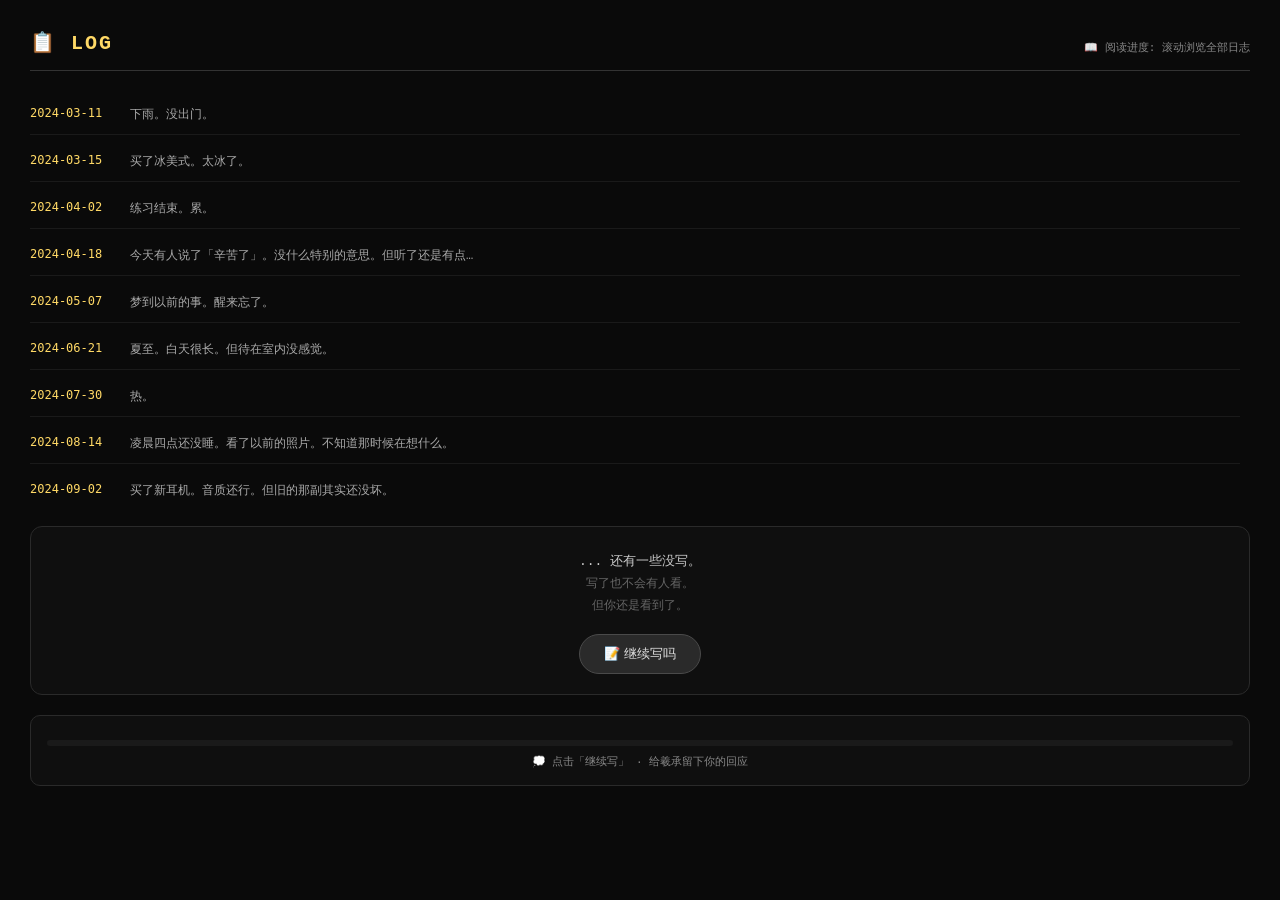
<file: archive/pages/log.html>
<!DOCTYPE html>
<html lang="zh-CN">
<head>
    <meta charset="UTF-8">
    <meta name="viewport" content="width=device-width, initial-scale=1.0">
    <title>LOG - HEE_ARCHIVE</title>
    <style>
        * {
            margin: 0;
            padding: 0;
            box-sizing: border-box;
        }

        body {
            background: #0a0a0a;
            font-family: 'Courier New', monospace;
            color: #ccc;
            padding: 30px;
            min-height: 100vh;
        }

        .log-header {
            border-bottom: 1px solid #333;
            padding-bottom: 15px;
            margin-bottom: 25px;
            display: flex;
            justify-content: space-between;
            align-items: flex-end;
        }

        .log-header h2 {
            color: #ffd966;
            font-size: 20px;
            letter-spacing: 2px;
        }

        .log-stats {
            font-size: 11px;
            color: #ffd966;
        }

        .log-entries {
            display: flex;
            flex-direction: column;
            gap: 8px;
            margin-bottom: 30px;
            max-height: 400px;
            overflow-y: auto;
            padding-right: 10px;
        }

        .log-entry {
            display: flex;
            padding: 10px 0;
            border-bottom: 1px solid #1a1a1a;
            font-size: 12px;
        }

        .log-date {
            width: 100px;
            color: #ffd966;
            font-family: monospace;
        }

        .log-content {
            flex: 1;
            color: #aaa;
            line-height: 1.5;
        }

        .continue-section {
            margin-top: 30px;
            padding: 20px;
            background: #0f0f0f;
            border: 1px solid #2a2a2a;
            border-radius: 12px;
            text-align: center;
        }

        .continue-section p {
            margin: 5px 0;
            font-size: 13px;
        }

        .continue-btn {
            background: #2a2a2a;
            border: 1px solid #4a4a4a;
            color: #ddd;
            padding: 10px 24px;
            border-radius: 20px;
            cursor: pointer;
            font-size: 13px;
            margin-top: 15px;
            transition: all 0.2s;
        }

        .continue-btn:hover {
            background: #3a6ea5;
            border-color: #5a8aba;
            color: white;
        }

        .continue-btn:disabled {
            opacity: 0.5;
            cursor: not-allowed;
        }

        .response-msg {
            margin-top: 12px;
            font-size: 12px;
            color: #ffd966;
            display: none;
        }

        .response-msg.show {
            display: block;
        }

        .progress-section {
            margin-top: 20px;
            padding: 16px;
            background: #0f0f0f;
            border: 1px solid #2a2a2a;
            border-radius: 10px;
        }

        .progress-bar {
            background: #1a1a1a;
            border-radius: 10px;
            height: 6px;
            overflow: hidden;
            margin-top: 8px;
        }

        .progress-fill {
            background: #ffd966;
            height: 100%;
            width: 0%;
            transition: width 0.3s;
        }

        .progress-text {
            font-size: 11px;
            color: #888;
            margin-top: 8px;
            text-align: center;
        }

        .custom-log {
            margin-top: 20px;
            padding: 16px;
            background: #0a0a0a;
            border-left: 3px solid #ffd966;
            font-size: 12px;
            color: #aaa;
            font-style: italic;
        }
    </style>
</head>
<body>
    <div class="log-header">
        <h2>📋 LOG</h2>
        <div class="log-stats" id="logStats">📖 已阅读全部</div>
    </div>

    <div id="logEntries" class="log-entries"></div>

    <div class="continue-section">
        <p>... 还有一些没写。</p>
        <p style="font-size:12px;color:#666;">写了也不会有人看。</p>
        <p style="font-size:12px;color:#666;">但你还是看到了。</p>
        <button id="continueBtn" class="continue-btn">📝 继续写吗</button>
        <div id="responseMsg" class="response-msg"></div>
    </div>

    <div id="customLogContainer" class="custom-log" style="display:none;"></div>

    <div class="progress-section">
        <div class="progress-bar">
            <div id="progressFill" class="progress-fill"></div>
        </div>
        <div id="progressText" class="progress-text"></div>
    </div>

    <script>
        const logData = [
            { date: "2024-03-11", content: "下雨。没出门。" },
            { date: "2024-03-15", content: "买了冰美式。太冰了。" },
            { date: "2024-04-02", content: "练习结束。累。" },
            { date: "2024-04-18", content: "今天有人说了「辛苦了」。没什么特别的意思。但听了还是有点…" },
            { date: "2024-05-07", content: "梦到以前的事。醒来忘了。" },
            { date: "2024-06-21", content: "夏至。白天很长。但待在室内没感觉。" },
            { date: "2024-07-30", content: "热。" },
            { date: "2024-08-14", content: "凌晨四点还没睡。看了以前的照片。不知道那时候在想什么。" },
            { date: "2024-09-02", content: "买了新耳机。音质还行。但旧的那副其实还没坏。" },
            { date: "2024-10-11", content: "风很大。树叶掉了很多。" },
            { date: "2024-11-23", content: "今天想联系一个人。想了很久。没联系。" },
            { date: "2024-12-31", content: "一年结束了。没什么特别的感想。明年再说。" }
        ];

        let userContinued = false;
        let hasReadAll = false;

        function loadUserChoice() {
            const saved = localStorage.getItem('hee_archive_v3');
            if (saved) {
                const userData = JSON.parse(saved);
                if (userData.logContinued) {
                    userContinued = true;
                    document.getElementById('responseMsg').innerHTML = '✨ 已记录。谢谢你。✨';
                    document.getElementById('responseMsg').classList.add('show');
                    const btn = document.getElementById('continueBtn');
                    if (btn) {
                        btn.disabled = true;
                        btn.style.opacity = '0.5';
                    }
                    // 显示自定义日志
                    if (userData.customLogs && userData.customLogs.length > 0) {
                        const container = document.getElementById('customLogContainer');
                        container.style.display = 'block';
                        container.innerHTML = `<span style="color:#ffd966;">📝 你留下的痕迹：</span><br><br>`;
                        userData.customLogs.forEach(log => {
                            container.innerHTML += `📅 ${log.date}<br>“${log.content}”<br><br>`;
                        });
                    }
                }
                // 检查是否阅读完所有日志
                if (userData.viewedLogs !== undefined && userData.viewedLogs >= logData.length) {
                    hasReadAll = true;
                }
            }
            updateProgress();
            updateStats();
        }

        function updateProgress() {
            const fill = document.getElementById('progressFill');
            const text = document.getElementById('progressText');
            if (fill && text) {
                if (userContinued) {
                    fill.style.width = '100%';
                    text.innerHTML = '✨ 已完成 · 你选择了「继续写」 ✨';
                    text.style.color = '#ffd966';
                } else {
                    fill.style.width = '0%';
                    text.innerHTML = '💭 点击「继续写」 · 给羲承留下你的回应';
                    text.style.color = '#888';
                }
            }
        }

        function updateStats() {
            const statsEl = document.getElementById('logStats');
            if (statsEl) {
                if (hasReadAll) {
                    statsEl.innerHTML = '📖 已阅读全部日志 ✨';
                    statsEl.style.color = '#ffd966';
                } else {
                    statsEl.innerHTML = `📖 阅读进度: 滚动浏览全部日志`;
                    statsEl.style.color = '#888';
                }
            }
        }

        function markLogAsRead() {
            const saved = localStorage.getItem('hee_archive_v3');
            let userData = saved ? JSON.parse(saved) : {};
            if (!userData.viewedLogs) userData.viewedLogs = 0;
            userData.viewedLogs = logData.length;
            localStorage.setItem('hee_archive_v3', JSON.stringify(userData));
            hasReadAll = true;
            updateStats();
            
            // 通知父窗口
            if (window.parent && window.parent.markLogRead) {
                window.parent.markLogRead();
            }
        }

        function renderLogs() {
            const container = document.getElementById('logEntries');
            container.innerHTML = '';
            
            logData.forEach((entry, index) => {
                const div = document.createElement('div');
                div.className = 'log-entry';
                div.setAttribute('data-index', index);
                div.innerHTML = `
                    <div class="log-date">${entry.date}</div>
                    <div class="log-content">${entry.content}</div>
                `;
                container.appendChild(div);
            });
            
            // 检测滚动到底部（表示已阅读）
            container.addEventListener('scroll', function() {
                if (container.scrollTop + container.clientHeight >= container.scrollHeight - 50) {
                    if (!hasReadAll) {
                        markLogAsRead();
                    }
                }
            });
        }

        function continueWriting() {
            if (userContinued) return;
            
            userContinued = true;
            
            const saved = localStorage.getItem('hee_archive_v3');
            let userData = saved ? JSON.parse(saved) : {};
            userData.logContinued = true;
            userData.logContinuedDate = new Date().toISOString();
            
            // 添加一条新日志
            const today = new Date().toISOString().slice(0, 10);
            const customMsg = "有人选了「继续写」。";
            if (!userData.customLogs) userData.customLogs = [];
            userData.customLogs.push({
                date: today,
                content: customMsg
            });
            
            localStorage.setItem('hee_archive_v3', JSON.stringify(userData));
            
            document.getElementById('responseMsg').innerHTML = '✨ 已记录。谢谢你。✨';
            document.getElementById('responseMsg').classList.add('show');
            const btn = document.getElementById('continueBtn');
            btn.disabled = true;
            btn.style.opacity = '0.5';
            
            // 显示自定义日志
            const container = document.getElementById('customLogContainer');
            container.style.display = 'block';
            container.innerHTML = `<span style="color:#ffd966;">📝 你留下的痕迹：</span><br><br>`;
            userData.customLogs.forEach(log => {
                container.innerHTML += `📅 ${log.date}<br>“${log.content}”<br><br>`;
            });
            
            updateProgress();
            
            // 记录对话
            if (!userData.conversations) userData.conversations = [];
            userData.conversations.push({ type: 'log_continue', time: Date.now() });
            localStorage.setItem('hee_archive_v3', JSON.stringify(userData));
            
            // 通知父窗口
            if (window.parent && window.parent.continueLog) {
                window.parent.continueLog();
            }
            
            // 显示成功提示
            const successMsg = document.createElement('div');
            successMsg.style.cssText = 'position:fixed;bottom:20px;right:20px;background:#3a6ea5;color:white;padding:8px 16px;border-radius:8px;font-size:12px;z-index:1000;';
            successMsg.textContent = '📝 已记录到日志中';
            document.body.appendChild(successMsg);
            setTimeout(() => successMsg.remove(), 2000);
            
            // 触发聊天
            setTimeout(() => {
                const chatWindow = window.parent.document.getElementById('chatWindow');
                if (chatWindow && chatWindow.classList.contains('hidden')) {
                    chatWindow.classList.remove('hidden');
                }
            }, 500);
        }

        document.getElementById('continueBtn').addEventListener('click', continueWriting);
        
        renderLogs();
        loadUserChoice();
    </script>
</body>
</html>
</file>
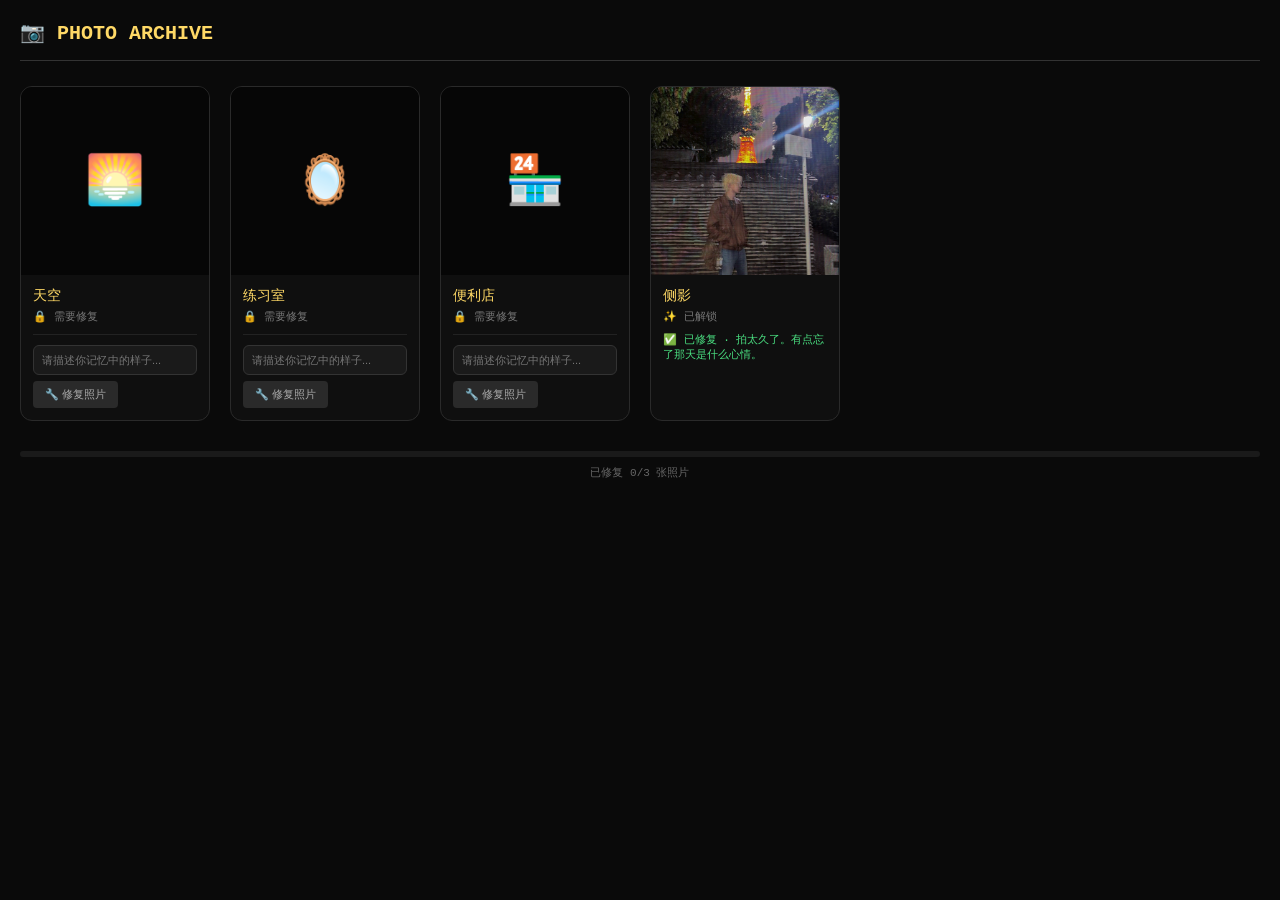
<file: archive/pages/photo.html>
<!DOCTYPE html>
<html lang="zh-CN">
<head>
    <meta charset="UTF-8">
    <meta name="viewport" content="width=device-width, initial-scale=1.0">
    <title>PHOTO - HEE</title>
    <style>
        * { margin: 0; padding: 0; box-sizing: border-box; }
        body {
            background: #0a0a0a;
            font-family: 'Segoe UI', 'Courier New', monospace;
            color: #ccc;
            padding: 20px;
            min-height: 100vh;
        }
        .photo-header { border-bottom: 1px solid #333; padding-bottom: 15px; margin-bottom: 25px; }
        .photo-header h2 { color: #ffd966; font-size: 20px; }
        .photo-grid {
            display: grid;
            grid-template-columns: repeat(auto-fill, minmax(180px, 1fr));
            gap: 20px;
            margin-bottom: 30px;
        }
        .photo-card {
            background: #0f0f0f;
            border: 1px solid #2a2a2a;
            border-radius: 12px;
            overflow: hidden;
            transition: all 0.2s;
        }
        .photo-card:hover { border-color: #3a6ea5; transform: translateY(-2px); }
        .photo-preview {
            aspect-ratio: 1;
            background: #060606;
            display: flex;
            align-items: center;
            justify-content: center;
            font-size: 48px;
            overflow: hidden;
        }
        .photo-preview img { width: 100%; height: 100%; object-fit: cover; }
        .photo-info { padding: 12px; }
        .photo-title { font-size: 14px; color: #ffd966; margin-bottom: 4px; }
        .photo-desc { font-size: 11px; color: #777; margin-bottom: 8px; }
        .repair-area { margin-top: 10px; padding-top: 10px; border-top: 1px solid #222; }
        .repair-input {
            width: 100%;
            background: #1a1a1a;
            border: 1px solid #333;
            color: #ddd;
            padding: 8px;
            border-radius: 6px;
            font-size: 11px;
            margin-bottom: 6px;
        }
        .repair-btn {
            background: #2a2a2a;
            border: none;
            color: #aaa;
            padding: 6px 12px;
            border-radius: 4px;
            font-size: 11px;
            cursor: pointer;
        }
        .repair-btn:hover { background: #3a6ea5; color: white; }
        .repaired { color: #4ade80; font-size: 11px; }
        .progress-bar { margin-top: 20px; background: #1a1a1a; border-radius: 10px; height: 6px; overflow: hidden; }
        .progress-fill { background: #ffd966; height: 100%; width: 0%; transition: width 0.3s; }
        .repair-count { text-align: center; font-size: 11px; color: #666; margin-top: 8px; }
        @media (max-width: 600px) { body { padding: 15px; } .photo-grid { grid-template-columns: repeat(auto-fill, minmax(140px, 1fr)); gap: 12px; } }
    </style>
</head>
<body>
    <div class="photo-header">
        <h2>📷 PHOTO ARCHIVE</h2>
    </div>
    <div id="photoGrid" class="photo-grid"></div>
    <div class="progress-bar"><div id="progressFill" class="progress-fill"></div></div>
    <div id="repairCount" class="repair-count"></div>

    <script>
        let repairedCount = 0;
        
        // 照片数据
        let photos = [
            { id: 1, title: "天空", emoji: "🌅", imagePath: "../assets/images/photo1_sky.jpg", needRepair: true, repaired: false, description: "某天练习完出来看到的。" },
            { id: 2, title: "练习室", emoji: "🪞", imagePath: "../assets/images/photo2_practice.jpg", needRepair: true, repaired: false, description: "那时候每天都在这里。…还在。" },
            { id: 3, title: "便利店", emoji: "🏪", imagePath: "../assets/images/photo3_store.jpg", needRepair: true, repaired: false, description: "两点。很安静。只有自动门开开合合的声音。" },
            { id: 4, title: "侧影", emoji: "👤", imagePath: "../assets/images/photo4_silhouette.jpg", needRepair: false, repaired: true, description: "拍太久了。有点忘了那天是什么心情。" }
        ];

        function loadRepairStatus() {
            const saved = localStorage.getItem('hee_archive_dialogue');
            if (saved) {
                const userData = JSON.parse(saved);
                if (userData.repairedPhotos) {
                    userData.repairedPhotos.forEach(id => {
                        const photo = photos.find(p => p.id === id);
                        if (photo) photo.repaired = true;
                    });
                    repairedCount = userData.repairedPhotos.length;
                }
            }
            updateProgress();
            renderPhotoGrid();
        }

        function saveRepairStatus() {
            const saved = localStorage.getItem('hee_archive_dialogue');
            let userData = saved ? JSON.parse(saved) : {};
            const repairedIds = photos.filter(p => p.repaired).map(p => p.id);
            userData.repairedPhotos = repairedIds;
            userData.photoRepairedCount = repairedCount;
            localStorage.setItem('hee_archive_dialogue', JSON.stringify(userData));
        }

        function updateProgress() {
            const total = photos.filter(p => p.needRepair).length;
            const percent = (repairedCount / total) * 100;
            const fill = document.getElementById('progressFill');
            const countEl = document.getElementById('repairCount');
            if (fill) fill.style.width = percent + '%';
            if (countEl) countEl.textContent = `已修复 ${repairedCount}/${total} 张照片`;
        }

        function repairPhoto(photoId, inputElement) {
            const photo = photos.find(p => p.id === photoId);
            if (!photo || photo.repaired) return;

            const value = inputElement.value.trim();
            if (!value) {
                alert('请先描述你记忆中的样子');
                return;
            }

            // 标记为已修复
            photo.repaired = true;
            repairedCount++;
            
            saveRepairStatus();
            updateProgress();
            renderPhotoGrid();  // 重新渲染页面

            const successMsg = document.createElement('div');
            successMsg.style.cssText = 'position:fixed;bottom:20px;right:20px;background:#3a6ea5;color:white;padding:8px 16px;border-radius:8px;font-size:12px;z-index:1000;';
            successMsg.textContent = '✅ 照片已修复！';
            document.body.appendChild(successMsg);
            setTimeout(() => successMsg.remove(), 2000);
        }

        function renderPhotoGrid() {
            const container = document.getElementById('photoGrid');
            if (!container) return;
            container.innerHTML = '';

            photos.forEach(photo => {
                const card = document.createElement('div');
                card.className = 'photo-card';

                // 关键：根据 repaired 状态决定显示图片还是 emoji
                let previewHtml = '';
                if (photo.repaired === true && photo.imagePath) {
                    // 已修复：显示图片
                    previewHtml = `<img src="${photo.imagePath}" alt="${photo.title}" onerror="this.parentElement.innerHTML='${photo.emoji}'">`;
                } else {
                    // 未修复：显示 emoji
                    previewHtml = photo.emoji;
                }

                let repairHtml = '';
                if (photo.needRepair && !photo.repaired) {
                    repairHtml = `
                        <div class="repair-area">
                            <input type="text" class="repair-input" id="repairInput${photo.id}" placeholder="请描述你记忆中的样子...">
                            <button class="repair-btn" onclick="repairPhoto(${photo.id}, document.getElementById('repairInput${photo.id}'))">🔧 修复照片</button>
                        </div>
                    `;
                } else if (photo.repaired) {
                    repairHtml = `<div class="repaired">✅ 已修复 · ${photo.description}</div>`;
                }

                card.innerHTML = `
                    <div class="photo-preview">${previewHtml}</div>
                    <div class="photo-info">
                        <div class="photo-title">${photo.title}</div>
                        <div class="photo-desc">${photo.repaired ? '✨ 已解锁' : '🔒 需要修复'}</div>
                        ${repairHtml}
                    </div>
                `;
                container.appendChild(card);
            });
        }

        loadRepairStatus();
    </script>
</body>
</html>
</file>
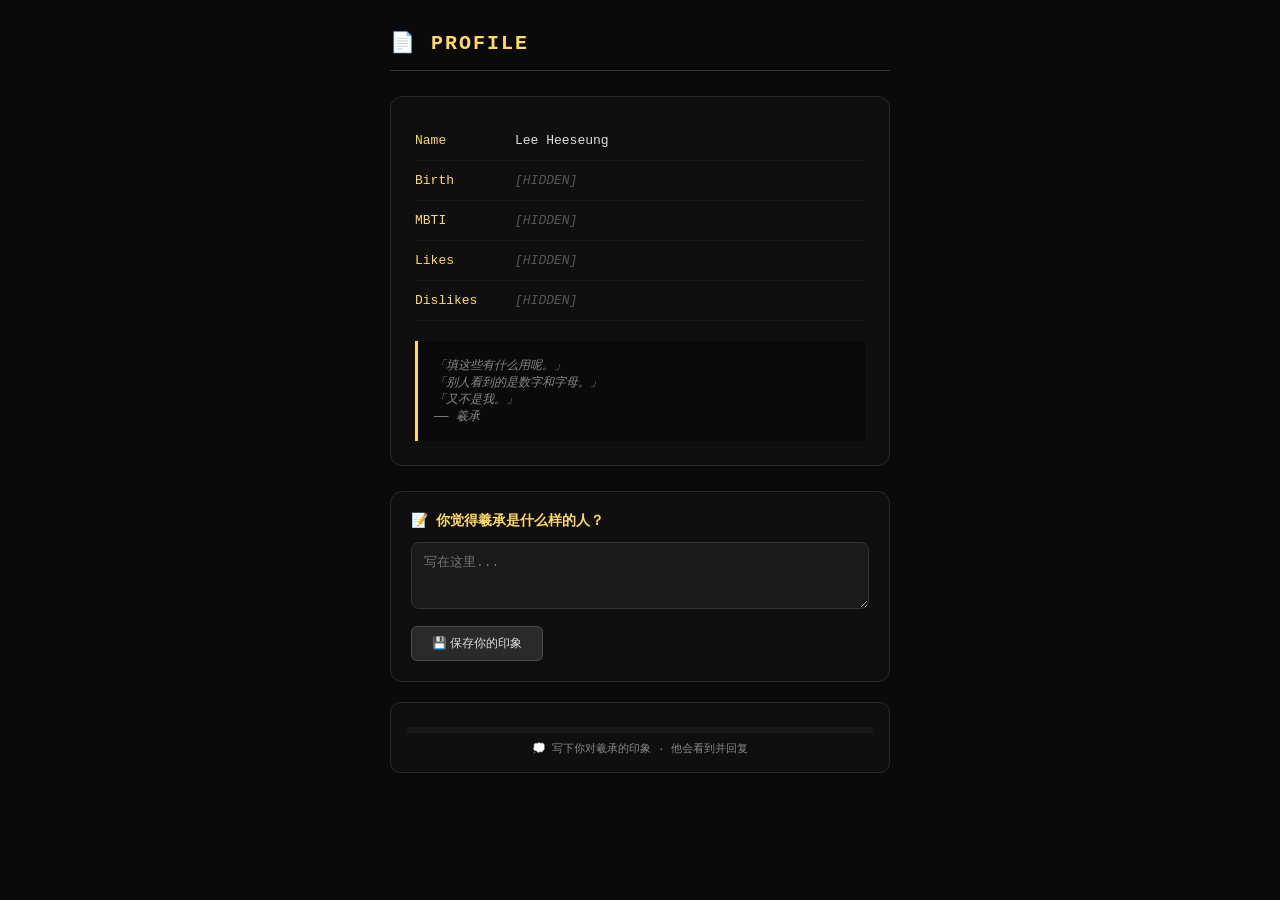
<file: archive/pages/profile.html>
<!DOCTYPE html>
<html lang="zh-CN">
<head>
    <meta charset="UTF-8">
    <meta name="viewport" content="width=device-width, initial-scale=1.0">
    <title>PROFILE - HEE_ARCHIVE</title>
    <style>
        * {
            margin: 0;
            padding: 0;
            box-sizing: border-box;
        }

        body {
            background: #0a0a0a;
            font-family: 'Segoe UI', 'Courier New', monospace;
            color: #ccc;
            padding: 30px;
            min-height: 100vh;
        }

        .profile-container {
            max-width: 500px;
            margin: 0 auto;
        }

        .profile-header {
            border-bottom: 1px solid #333;
            padding-bottom: 15px;
            margin-bottom: 25px;
        }

        .profile-header h2 {
            color: #ffd966;
            font-size: 20px;
            letter-spacing: 2px;
        }

        .profile-card {
            background: #0f0f0f;
            border: 1px solid #2a2a2a;
            border-radius: 12px;
            padding: 24px;
            margin-bottom: 25px;
        }

        .profile-field {
            display: flex;
            padding: 12px 0;
            border-bottom: 1px solid #1a1a1a;
        }

        .field-label {
            width: 100px;
            color: #ffd966;
            font-size: 13px;
            font-weight: 500;
        }

        .field-value {
            flex: 1;
            color: #ddd;
            font-size: 13px;
        }

        .field-value.hidden-value {
            color: #555;
            font-style: italic;
        }

        .quote {
            margin-top: 20px;
            padding: 16px;
            background: #0a0a0a;
            border-left: 3px solid #ffd966;
            font-size: 12px;
            color: #888;
            font-style: italic;
        }

        .edit-section {
            background: #0f0f0f;
            border: 1px solid #2a2a2a;
            border-radius: 12px;
            padding: 20px;
        }

        .edit-section h4 {
            color: #ffd966;
            font-size: 14px;
            margin-bottom: 12px;
        }

        .edit-input {
            width: 100%;
            background: #1a1a1a;
            border: 1px solid #333;
            color: #ddd;
            padding: 10px 12px;
            border-radius: 8px;
            font-size: 13px;
            font-family: inherit;
            resize: vertical;
        }

        .edit-input:focus {
            outline: none;
            border-color: #ffd966;
        }

        .save-btn {
            margin-top: 12px;
            background: #2a2a2a;
            border: 1px solid #4a4a4a;
            color: #ddd;
            padding: 8px 20px;
            border-radius: 6px;
            cursor: pointer;
            font-size: 12px;
            transition: all 0.2s;
        }

        .save-btn:hover {
            background: #3a6ea5;
            border-color: #5a8aba;
            color: white;
        }

        .response-note {
            margin-top: 12px;
            font-size: 12px;
            color: #ffd966;
            display: none;
            padding: 10px;
            background: rgba(255, 217, 102, 0.1);
            border-radius: 8px;
        }

        .response-note.show {
            display: block;
        }

        .progress-section {
            margin-top: 20px;
            padding: 16px;
            background: #0f0f0f;
            border: 1px solid #2a2a2a;
            border-radius: 10px;
        }

        .progress-bar {
            background: #1a1a1a;
            border-radius: 10px;
            height: 6px;
            overflow: hidden;
            margin-top: 8px;
        }

        .progress-fill {
            background: #ffd966;
            height: 100%;
            width: 0%;
            transition: width 0.3s;
        }

        .progress-text {
            font-size: 11px;
            color: #888;
            margin-top: 8px;
            text-align: center;
        }
    </style>
</head>
<body>
    <div class="profile-container">
        <div class="profile-header">
            <h2>📄 PROFILE</h2>
        </div>

        <div class="profile-card">
            <div class="profile-field">
                <span class="field-label">Name</span>
                <span class="field-value">Lee Heeseung</span>
            </div>
            <div class="profile-field">
                <span class="field-label">Birth</span>
                <span class="field-value hidden-value">[HIDDEN]</span>
            </div>
            <div class="profile-field">
                <span class="field-label">MBTI</span>
                <span class="field-value hidden-value">[HIDDEN]</span>
            </div>
            <div class="profile-field">
                <span class="field-label">Likes</span>
                <span class="field-value hidden-value">[HIDDEN]</span>
            </div>
            <div class="profile-field">
                <span class="field-label">Dislikes</span>
                <span class="field-value hidden-value">[HIDDEN]</span>
            </div>

            <div class="quote">
                「填这些有什么用呢。」<br>
                「别人看到的是数字和字母。」<br>
                「又不是我。」<br>
                —— 羲承
            </div>
        </div>

        <div class="edit-section">
            <h4>📝 你觉得羲承是什么样的人？</h4>
            <textarea id="userImpression" class="edit-input" rows="3" placeholder="写在这里..."></textarea>
            <button class="save-btn" id="saveImpression">💾 保存你的印象</button>
            <div id="responseNote" class="response-note"></div>
        </div>

        <div class="progress-section">
            <div class="progress-bar">
                <div id="progressFill" class="progress-fill"></div>
            </div>
            <div id="progressText" class="progress-text"></div>
        </div>
    </div>

    <script>
        let savedImpression = '';
        let hasSaved = false;

        function loadSavedData() {
            const saved = localStorage.getItem('hee_archive_v3');
            if (saved) {
                const userData = JSON.parse(saved);
                if (userData.profileAnswer) {
                    savedImpression = userData.profileAnswer;
                    document.getElementById('userImpression').value = savedImpression;
                    hasSaved = true;
                }
                if (userData.profileResponse) {
                    const note = document.getElementById('responseNote');
                    note.innerHTML = `✏️ 羲承的批注: "${userData.profileResponse}"`;
                    note.classList.add('show');
                }
            }
            updateProgress();
        }

        function updateProgress() {
            const fill = document.getElementById('progressFill');
            const text = document.getElementById('progressText');
            if (fill && text) {
                if (hasSaved) {
                    fill.style.width = '100%';
                    text.innerHTML = '✨ 已完成 · 羲承看过了你的印象 ✨';
                    text.style.color = '#ffd966';
                } else {
                    fill.style.width = '0%';
                    text.innerHTML = '💭 写下你对羲承的印象 · 他会看到并回复';
                    text.style.color = '#888';
                }
            }
        }

        function saveImpression() {
            const impression = document.getElementById('userImpression').value.trim();
            if (!impression) {
                alert('请先写下你的印象');
                return;
            }
            
            if (impression.length < 2) {
                alert('请多写一点（至少2个字）');
                return;
            }

            const saved = localStorage.getItem('hee_archive_v3');
            let userData = saved ? JSON.parse(saved) : {};
            
            userData.profileAnswer = impression;
            hasSaved = true;
            
            // 生成羲承的批注（基于内容）
            let response = '';
            if (impression.includes('累') || impression.includes('疲惫')) {
                response = '其实还好。只是不太笑而已。';
            } else if (impression.includes('安静') || impression.includes('不爱说话')) {
                response = '分人。对你...已经说了很多了。';
            } else if (impression.includes('温柔') || impression.includes('善良')) {
                response = '是吗。第一次有人这么评价我。谢谢。';
            } else if (impression.includes('冷') || impression.includes('难接近')) {
                response = '也许吧。但你还在。';
            } else if (impression.includes('孤独') || impression.includes('一个人')) {
                response = '习惯了。但现在...没那么孤独了。';
            } else {
                response = '谢谢。你写的时候，我在看。';
            }
            
            userData.profileResponse = response;
            localStorage.setItem('hee_archive_v3', JSON.stringify(userData));
            
            // 通知父窗口（触发结局检查）
            if (window.parent && window.parent.saveProfileAnswer) {
                window.parent.saveProfileAnswer(impression);
            }
            
            const note = document.getElementById('responseNote');
            note.innerHTML = `✏️ 羲承的批注: "${response}"`;
            note.classList.add('show');
            
            // 显示成功提示
            const successMsg = document.createElement('div');
            successMsg.style.cssText = 'position:fixed;bottom:20px;right:20px;background:#3a6ea5;color:white;padding:8px 16px;border-radius:8px;font-size:12px;z-index:1000;';
            successMsg.textContent = '💾 已保存 · 羲承会看到的';
            document.body.appendChild(successMsg);
            setTimeout(() => successMsg.remove(), 2000);
            
            updateProgress();
            
            // 记录对话
            if (!userData.conversations) userData.conversations = [];
            userData.conversations.push({ type: 'profile_edit', content: impression, time: Date.now() });
            localStorage.setItem('hee_archive_v3', JSON.stringify(userData));
            
            // 触发聊天窗口
            setTimeout(() => {
                const chatWindow = window.parent.document.getElementById('chatWindow');
                if (chatWindow && chatWindow.classList.contains('hidden')) {
                    chatWindow.classList.remove('hidden');
                }
            }, 500);
        }

        document.getElementById('saveImpression').addEventListener('click', saveImpression);
        loadSavedData();
    </script>
</body>
</html>
</file>
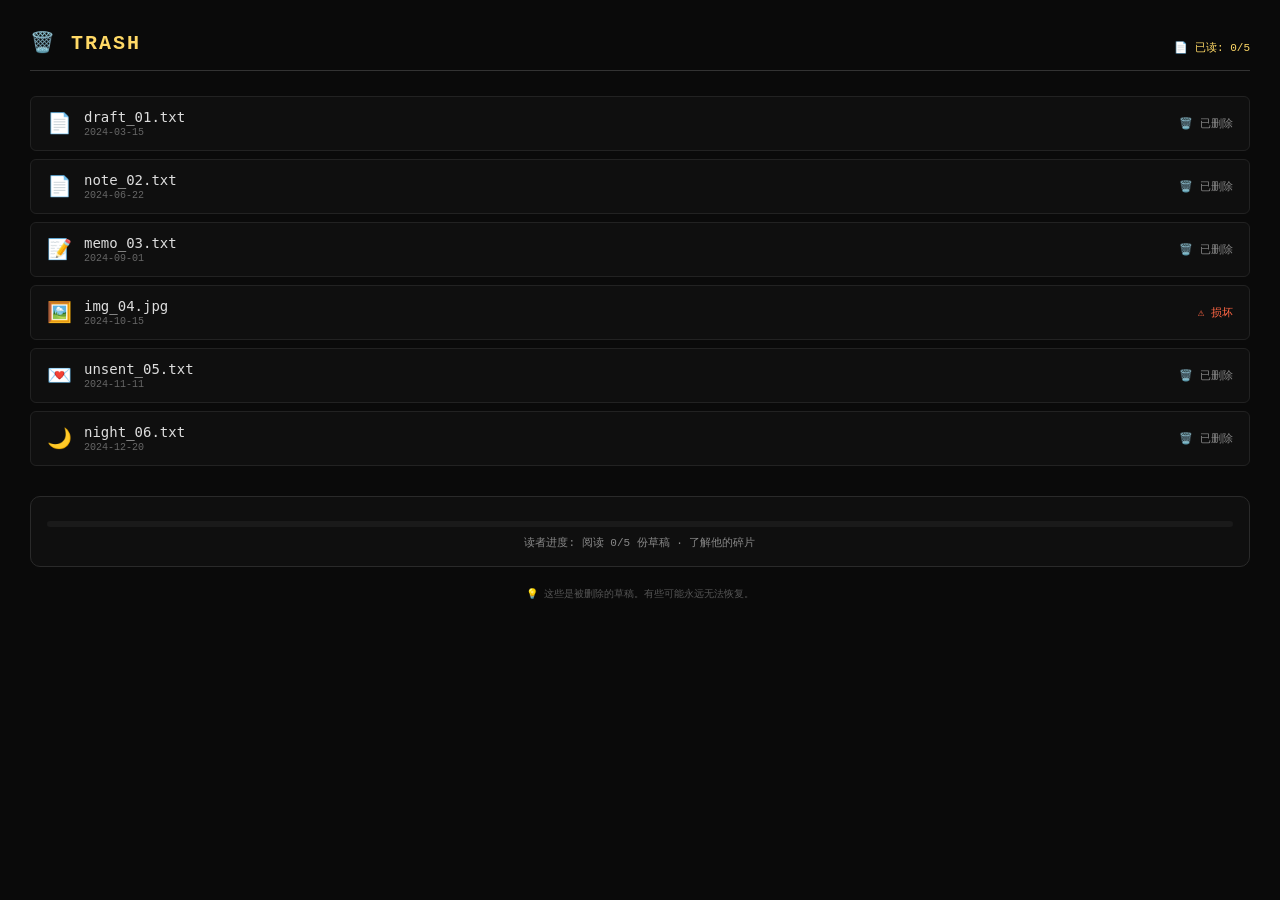
<file: archive/pages/trash.html>
<!DOCTYPE html>
<html lang="zh-CN">
<head>
    <meta charset="UTF-8">
    <meta name="viewport" content="width=device-width, initial-scale=1.0">
    <title>TRASH - HEE_ARCHIVE</title>
    <style>
        * {
            margin: 0;
            padding: 0;
            box-sizing: border-box;
        }

        body {
            background: #0a0a0a;
            font-family: 'Segoe UI', 'Courier New', monospace;
            color: #ccc;
            padding: 30px;
            min-height: 100vh;
        }

        .trash-header {
            border-bottom: 1px solid #333;
            padding-bottom: 15px;
            margin-bottom: 25px;
            display: flex;
            justify-content: space-between;
            align-items: flex-end;
        }

        .trash-header h2 {
            color: #ffd966;
            font-size: 20px;
            letter-spacing: 2px;
        }

        .trash-stats {
            font-size: 11px;
            color: #ffd966;
        }

        .file-list {
            display: flex;
            flex-direction: column;
            gap: 8px;
        }

        .file-item {
            background: #0f0f0f;
            border: 1px solid #222;
            border-radius: 6px;
            transition: all 0.2s;
            cursor: pointer;
        }

        .file-item:hover {
            background: #151515;
            border-color: #3a6ea5;
        }

        .file-header {
            display: flex;
            align-items: center;
            padding: 12px 16px;
            gap: 12px;
        }

        .file-icon {
            font-size: 20px;
        }

        .file-info {
            flex: 1;
        }

        .file-name {
            font-size: 14px;
            color: #ddd;
            font-family: monospace;
        }

        .file-date {
            font-size: 10px;
            color: #666;
            margin-top: 2px;
        }

        .file-status {
            font-size: 11px;
            color: #888;
        }

        .file-content {
            display: none;
            padding: 16px;
            border-top: 1px solid #222;
            background: #080808;
            font-size: 13px;
            line-height: 1.6;
            white-space: pre-wrap;
            font-family: monospace;
            color: #aaa;
        }

        .file-content.open {
            display: block;
        }

        .corrupted {
            color: #ff6644;
        }

        .repair-attempt {
            margin-top: 12px;
            padding: 10px;
            background: #1a1a1a;
            border-radius: 6px;
            font-size: 11px;
            color: #888;
        }

        .repair-btn {
            margin-top: 8px;
            background: #2a2a2a;
            border: 1px solid #4a4a4a;
            color: #aaa;
            padding: 4px 12px;
            border-radius: 4px;
            font-size: 10px;
            cursor: pointer;
        }

        .repair-btn:hover {
            background: #3a6ea5;
            color: white;
        }

        .read-badge {
            margin-left: 8px;
            font-size: 10px;
            color: #4ade80;
        }

        .progress-section {
            margin-top: 30px;
            padding: 16px;
            background: #0f0f0f;
            border: 1px solid #2a2a2a;
            border-radius: 10px;
        }

        .progress-bar {
            background: #1a1a1a;
            border-radius: 10px;
            height: 6px;
            overflow: hidden;
            margin-top: 8px;
        }

        .progress-fill {
            background: #ffd966;
            height: 100%;
            width: 0%;
            transition: width 0.3s;
        }

        .progress-text {
            font-size: 11px;
            color: #888;
            margin-top: 8px;
            text-align: center;
        }

        .restore-note {
            text-align: center;
            margin-top: 20px;
            font-size: 10px;
            color: #555;
        }

        .empty-trash {
            text-align: center;
            padding: 60px 20px;
            color: #555;
        }
    </style>
</head>
<body>
    <div class="trash-header">
        <h2>🗑️ TRASH</h2>
        <div class="trash-stats" id="trashStats">📄 已读: 0/5</div>
    </div>

    <div id="fileList" class="file-list">
        <div class="empty-trash">加载中...</div>
    </div>

    <div class="progress-section">
        <div class="progress-bar">
            <div id="progressFill" class="progress-fill"></div>
        </div>
        <div id="progressText" class="progress-text"></div>
    </div>

    <div class="restore-note">
        💡 这些是被删除的草稿。有些可能永远无法恢复。
    </div>

    <script>
        const trashFiles = [
            {
                id: 1,
                name: "draft_01.txt",
                date: "2024-03-15",
                icon: "📄",
                content: "今天很累。\n\n想说的话打到一半。\n不想说了。\n\n删掉。",
                status: "deleted",
                read: false
            },
            {
                id: 2,
                name: "note_02.txt",
                date: "2024-06-22",
                icon: "📄",
                content: "想发一条消息。\n\n「最近还好吗」\n\n算了。\n谁会回答。\n\n删掉。",
                status: "deleted",
                read: false
            },
            {
                id: 3,
                name: "memo_03.txt",
                date: "2024-09-01",
                icon: "📝",
                content: "凌晨 02:47\n\n睡不着。\n\n练习室的灯很亮。\n亮得有点刺眼。\n\n但我喜欢。\n因为亮的时候不会想太多。\n\n…写这些干嘛。\n\n删掉。",
                status: "deleted",
                read: false
            },
            {
                id: 4,
                name: "img_04.jpg",
                date: "2024-10-15",
                icon: "🖼️",
                content: null,
                corrupted: true,
                status: "corrupted",
                read: false
            },
            {
                id: 5,
                name: "unsent_05.txt",
                date: "2024-11-11",
                icon: "💌",
                content: "写给某个人的。\n\n但我不知道你是谁。\n也许不存在。\n\n「今天发生了很好的事」\n「想让你知道」\n\n但不能这样。\n\n删掉。",
                status: "deleted",
                read: false
            },
            {
                id: 6,
                name: "night_06.txt",
                date: "2024-12-20",
                icon: "🌙",
                content: "凌晨 04:12\n\n又失眠了。\n\n今天在想一件事。\n…忘了。\n\n不重要。\n\n删掉。",
                status: "deleted",
                read: false
            }
        ];

        let readCount = 0;
        let repairAttempted = false;
        const totalFiles = trashFiles.filter(f => !f.corrupted).length;

        function loadReadStatus() {
            const saved = localStorage.getItem('hee_archive_v3');
            if (saved) {
                const userData = JSON.parse(saved);
                if (userData.trashReadCount) {
                    readCount = userData.trashReadCount;
                }
                if (userData.trashReadIds) {
                    userData.trashReadIds.forEach(id => {
                        const file = trashFiles.find(f => f.id === id);
                        if (file) file.read = true;
                    });
                }
                if (userData.trashRepairAttempted) {
                    repairAttempted = true;
                }
            }
            updateStats();
            updateProgress();
        }

        function saveReadStatus() {
            const saved = localStorage.getItem('hee_archive_v3');
            let userData = saved ? JSON.parse(saved) : {};
            const readIds = trashFiles.filter(f => f.read).map(f => f.id);
            userData.trashReadIds = readIds;
            userData.trashReadCount = readCount;
            userData.trashRepairAttempted = repairAttempted;
            localStorage.setItem('hee_archive_v3', JSON.stringify(userData));
            
            // 通知父窗口
            if (window.parent && window.parent.markTrashRead) {
                window.parent.markTrashRead(readCount);
            }
        }

        function markAsRead(fileId) {
            const file = trashFiles.find(f => f.id === fileId);
            if (file && !file.read && !file.corrupted) {
                file.read = true;
                readCount++;
                saveReadStatus();
                updateStats();
                updateProgress();
                
                // 显示已读提示
                const badge = document.getElementById(`badge_${fileId}`);
                if (badge) {
                    badge.innerHTML = ' ✓ 已读';
                    badge.style.color = '#4ade80';
                }
            }
        }

        function updateStats() {
            const statsEl = document.getElementById('trashStats');
            if (statsEl) {
                statsEl.innerHTML = `📄 已读: ${readCount}/${totalFiles}`;
                if (readCount >= totalFiles) {
                    statsEl.innerHTML = `📄 已读: ${readCount}/${totalFiles} ✨ 已完成 ✨`;
                    statsEl.style.color = '#ffd966';
                }
            }
        }

        function updateProgress() {
            const percent = (readCount / totalFiles) * 100;
            const fill = document.getElementById('progressFill');
            const text = document.getElementById('progressText');
            if (fill) fill.style.width = percent + '%';
            if (text) {
                if (readCount >= totalFiles) {
                    text.innerHTML = '✨ 已阅读所有被删除的草稿 ✨';
                    text.style.color = '#ffd966';
                } else {
                    text.innerHTML = `读者进度: 阅读 ${readCount}/${totalFiles} 份草稿 · 了解他的碎片`;
                    text.style.color = '#888';
                }
            }
        }

        function attemptRepair(fileId, btnElement) {
            if (repairAttempted) {
                alert('修复失败。原文件已被覆盖。');
                return;
            }
            
            repairAttempted = true;
            saveReadStatus();
            
            // 显示修复动画
            btnElement.textContent = '修复中...';
            btnElement.disabled = true;
            
            setTimeout(() => {
                btnElement.textContent = '修复失败';
                btnElement.style.background = '#4a2a2a';
                btnElement.style.borderColor = '#884444';
                
                const statusSpan = document.getElementById(`status_${fileId}`);
                if (statusSpan) {
                    statusSpan.innerHTML = '⚠️ 损坏 · 无法恢复';
                    statusSpan.style.color = '#ff6644';
                }
                
                // 触发聊天
                setTimeout(() => {
                    const chatWindow = window.parent.document.getElementById('chatWindow');
                    if (chatWindow && chatWindow.classList.contains('hidden')) {
                        chatWindow.classList.remove('hidden');
                    }
                }, 500);
            }, 1500);
        }

        function toggleFile(fileId) {
            const file = trashFiles.find(f => f.id === fileId);
            if (!file) return;
            
            const content = document.getElementById(`file-content-${fileId}`);
            if (content) {
                content.classList.toggle('open');
            }
            
            // 标记为已读
            if (!file.read && !file.corrupted) {
                markAsRead(fileId);
                
                // 显示通知
                const note = document.createElement('div');
                note.style.cssText = 'position:fixed;bottom:20px;right:20px;background:#3a6ea5;padding:8px 16px;border-radius:8px;font-size:12px;z-index:1000;';
                note.textContent = '📖 已标记为已读';
                document.body.appendChild(note);
                setTimeout(() => note.remove(), 1500);
            }
        }

        function renderFileList() {
            const container = document.getElementById('fileList');
            
            if (!trashFiles.length) {
                container.innerHTML = '<div class="empty-trash">回收站是空的。</div>';
                return;
            }

            container.innerHTML = '';

            trashFiles.forEach(file => {
                const fileDiv = document.createElement('div');
                fileDiv.className = 'file-item';
                fileDiv.onclick = (e) => {
                    // 防止点击按钮时触发
                    if (e.target.tagName !== 'BUTTON') {
                        toggleFile(file.id);
                    }
                };

                let statusHtml = '';
                let repairHtml = '';
                
                if (file.corrupted) {
                    statusHtml = `<span class="corrupted" id="status_${file.id}">⚠️ 损坏</span>`;
                    if (!repairAttempted) {
                        repairHtml = `
                            <div class="repair-attempt">
                                <span>💡 文件已损坏。尝试修复？</span>
                                <button class="repair-btn" onclick="event.stopPropagation(); attemptRepair(${file.id}, this)">🔧 尝试修复</button>
                            </div>
                        `;
                    } else {
                        repairHtml = `<div class="repair-attempt"><span class="corrupted">❌ 修复失败。原文件已被覆盖。</span></div>`;
                    }
                } else {
                    statusHtml = `<span id="status_${file.id}">🗑️ 已删除 ${file.read ? '<span style="color:#4ade80;">✓ 已读</span>' : ''}</span>`;
                }

                const readBadge = file.read && !file.corrupted ? '<span class="read-badge">✓ 已读</span>' : '';
                
                const contentDiv = document.createElement('div');
                contentDiv.className = 'file-content';
                contentDiv.id = `file-content-${file.id}`;

                if (file.corrupted) {
                    contentDiv.innerHTML = `
                        <span class="corrupted">⚠️ 文件已损坏，无法查看。</span><br>
                        <span style="font-size:11px;color:#555;">文件名: ${file.name}</span><br>
                        ${repairHtml}
                    `;
                } else if (file.content) {
                    contentDiv.innerHTML = file.content.replace(/\n/g, '<br>');
                } else {
                    contentDiv.innerHTML = '<span style="color:#555;">文件内容为空。</span>';
                }

                fileDiv.innerHTML = `
                    <div class="file-header">
                        <div class="file-icon">${file.icon}</div>
                        <div class="file-info">
                            <div class="file-name">${file.name} ${readBadge}</div>
                            <div class="file-date">${file.date}</div>
                        </div>
                        <div class="file-status">${statusHtml}</div>
                    </div>
                `;
                
                fileDiv.appendChild(contentDiv);
                container.appendChild(fileDiv);
            });
        }

        renderFileList();
        loadReadStatus();

        console.log('%c🗑️ 这些是被删除的东西。有些连我自己都忘了写过。', 'color: #888;');
    </script>
</body>
</html>
</file>
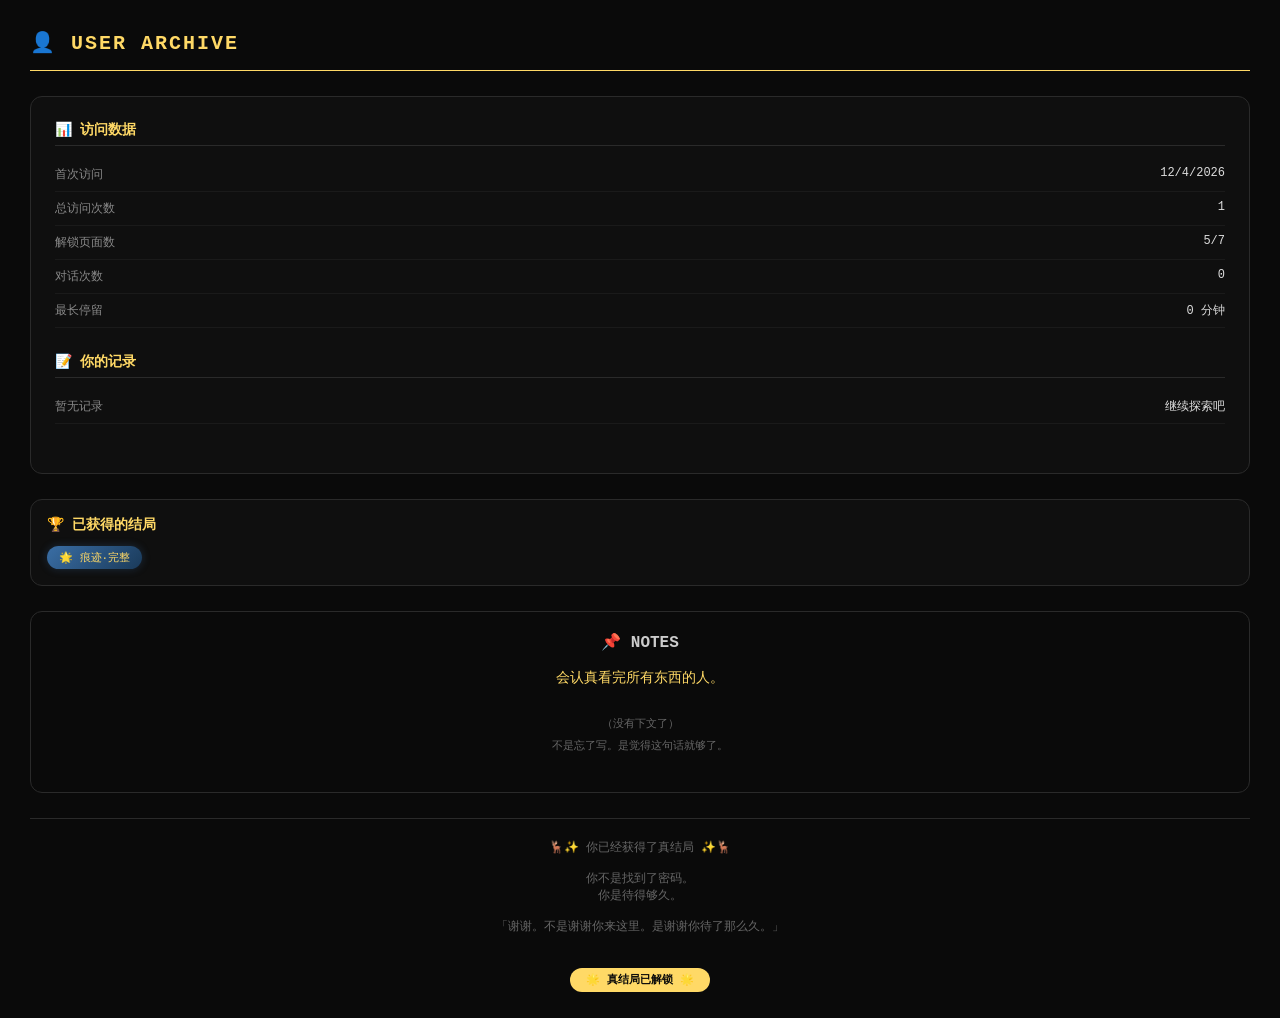
<file: archive/pages/user.html>
<!DOCTYPE html>
<html lang="zh-CN">
<head>
    <meta charset="UTF-8">
    <meta name="viewport" content="width=device-width, initial-scale=1.0">
    <title>USER - HEE_ARCHIVE</title>
    <style>
        * {
            margin: 0;
            padding: 0;
            box-sizing: border-box;
        }

        body {
            background: #0a0a0a;
            font-family: 'Courier New', monospace;
            color: #ccc;
            padding: 30px;
            min-height: 100vh;
        }

        .user-header {
            border-bottom: 1px solid #ffd966;
            padding-bottom: 15px;
            margin-bottom: 25px;
        }

        .user-header h2 {
            color: #ffd966;
            font-size: 20px;
            letter-spacing: 2px;
        }

        .stats-card {
            background: #0f0f0f;
            border: 1px solid #2a2a2a;
            border-radius: 12px;
            padding: 24px;
            margin-bottom: 25px;
        }

        .stat-group {
            margin-bottom: 25px;
        }

        .stat-group h4 {
            color: #ffd966;
            font-size: 14px;
            margin-bottom: 12px;
            padding-bottom: 6px;
            border-bottom: 1px solid #2a2a2a;
        }

        .stat-row {
            display: flex;
            justify-content: space-between;
            padding: 8px 0;
            font-size: 12px;
            border-bottom: 1px solid #1a1a1a;
        }

        .stat-label {
            color: #888;
        }

        .stat-value {
            color: #ddd;
            font-family: monospace;
        }

        .profile-answer {
            background: #0a0a0a;
            padding: 12px;
            border-radius: 8px;
            margin-top: 10px;
            font-size: 12px;
            color: #aaa;
            font-style: italic;
            border-left: 3px solid #ffd966;
        }

        .endings-section {
            margin-top: 20px;
            padding: 16px;
            background: #0f0f0f;
            border: 1px solid #2a2a2a;
            border-radius: 12px;
        }

        .endings-section h4 {
            color: #ffd966;
            font-size: 14px;
            margin-bottom: 12px;
        }

        .endings-list {
            display: flex;
            flex-wrap: wrap;
            gap: 10px;
        }

        .ending-badge {
            background: #1a1a1a;
            padding: 4px 12px;
            border-radius: 20px;
            font-size: 11px;
            color: #ffd966;
        }

        .ending-badge.special {
            background: linear-gradient(135deg, #3a6ea5, #1a3a5a);
            color: #ffd966;
            box-shadow: 0 0 8px rgba(58, 110, 165, 0.3);
        }

        .notes-section {
            margin-top: 25px;
            padding: 20px;
            background: #0a0a0a;
            border: 1px solid #2a2a2a;
            border-radius: 12px;
            text-align: center;
        }

        .notes-content {
            font-size: 14px;
            color: #ffd966;
            margin: 15px 0;
            line-height: 1.6;
        }

        .final-message {
            margin-top: 25px;
            text-align: center;
            padding: 20px;
            border-top: 1px solid #2a2a2a;
            font-size: 12px;
            color: #666;
        }

        .true-ending-badge {
            margin-top: 15px;
            text-align: center;
        }

        .true-ending-badge span {
            background: #ffd966;
            color: #0a0a0a;
            padding: 6px 16px;
            border-radius: 20px;
            font-size: 11px;
            font-weight: bold;
        }
    </style>
</head>
<body>
    <div class="user-header">
        <h2>👤 USER ARCHIVE</h2>
    </div>

    <div class="stats-card" id="statsContainer">
        <div class="stat-group">
            <h4>📊 访问数据</h4>
            <div id="visitStats"></div>
        </div>

        <div class="stat-group">
            <h4>📝 你的记录</h4>
            <div id="userRecords"></div>
        </div>
    </div>

    <div class="endings-section">
        <h4>🏆 已获得的结局</h4>
        <div id="endingsList" class="endings-list">
            <span style="color: #555;">加载中...</span>
        </div>
    </div>

    <div class="notes-section">
        <h4>📌 NOTES</h4>
        <div class="notes-content" id="notesContent">
            加载中...
        </div>
    </div>

    <div class="final-message" id="finalMessage"></div>
    <div id="trueEndingBadge" class="true-ending-badge"></div>

    <script>
        // 结局名称映射
        const endingsMap = {
            'moonlight': '🌙 月光',
            'reader': '📖 读者',
            'resonance': '🎵 共鸣',
            'trace': '🕯️ 痕迹',
            'fake': '🔒 未完成',
            'true': '🌟 痕迹·完整'
        };

        // 检查是否为真结局模式
        const isTrueEndingMode = window.location.search.includes('evan1015') || 
                                  window.location.hash.includes('evan1015');

        function loadUserData() {
            const saved = localStorage.getItem('hee_archive_user');
            if (!saved) {
                document.getElementById('visitStats').innerHTML = '<div class="stat-row">暂无数据</div>';
                document.getElementById('endingsList').innerHTML = '<span style="color: #555;">暂无，继续探索吧</span>';
                return;
            }
            
            const userData = JSON.parse(saved);
            
            // 访问统计
            const firstVisit = userData.firstVisit ? new Date(userData.firstVisit).toLocaleDateString() : '今天';
            const visitCount = userData.visitCount || 1;
            const unlockedCount = (userData.unlockedPages?.length || 0);
            const chatCount = userData.conversations?.filter(c => c.type === 'chat').length || 0;
            
            document.getElementById('visitStats').innerHTML = `
                <div class="stat-row">
                    <span class="stat-label">首次访问</span>
                    <span class="stat-value">${firstVisit}</span>
                </div>
                <div class="stat-row">
                    <span class="stat-label">总访问次数</span>
                    <span class="stat-value">${visitCount}</span>
                </div>
                <div class="stat-row">
                    <span class="stat-label">解锁页面数</span>
                    <span class="stat-value">${unlockedCount}/7</span>
                </div>
                <div class="stat-row">
                    <span class="stat-label">对话次数</span>
                    <span class="stat-value">${chatCount}</span>
                </div>
                <div class="stat-row">
                    <span class="stat-label">最长停留</span>
                    <span class="stat-value">${userData.longestStay || 0} 分钟</span>
                </div>
            `;
            
            // 用户记录
            let recordsHtml = '';
            if (userData.profileAnswer) {
                recordsHtml += `
                    <div style="margin-bottom:15px;">
                        <div style="font-size:12px;color:#888;">你在 PROFILE 中写的印象：</div>
                        <div class="profile-answer">"${userData.profileAnswer}"</div>
                        ${userData.profileResponse ? `<div style="font-size:11px;color:#ffd966;margin-top:5px;">→ 羲承：${userData.profileResponse}</div>` : ''}
                    </div>
                `;
            }
            
            if (userData.skyDescription) {
                recordsHtml += `
                    <div class="stat-row">
                        <span class="stat-label">你描述的天空</span>
                        <span class="stat-value">"${userData.skyDescription}"</span>
                    </div>
                `;
            }
            
            if (userData.logContinued) {
                recordsHtml += `
                    <div class="stat-row">
                        <span class="stat-label">LOG 选择</span>
                        <span class="stat-value">选择了「继续写」</span>
                    </div>
                `;
            }
            
            if (!recordsHtml) {
                recordsHtml = '<div class="stat-row"><span class="stat-label">暂无记录</span><span class="stat-value">继续探索吧</span></div>';
            }
            
            document.getElementById('userRecords').innerHTML = recordsHtml;
            
            // 显示结局
            updateEndingsDisplay(userData);
            
            // NOTES 内容
            document.getElementById('notesContent').innerHTML = `
                会认真看完所有东西的人。<br><br>
                <span style="font-size:11px;color:#666;">（没有下文了）<br>不是忘了写。是觉得这句话就够了。</span>
            `;
            
            // 最终消息
            const endings = userData.endings || [];
            const hasTrueEnding = endings.includes('true') || (isTrueEndingMode && endings.length >= 4);
            
            if (hasTrueEnding) {
                document.getElementById('finalMessage').innerHTML = `
                    🦌✨ 你已经获得了真结局 ✨🦌<br><br>
                    你不是找到了密码。<br>
                    你是待得够久。<br><br>
                    「谢谢。不是谢谢你来这里。是谢谢你待了那么久。」
                `;
                document.getElementById('trueEndingBadge').innerHTML = '<span>🌟 真结局已解锁 🌟</span>';
            } else if (unlockedCount >= 7) {
                document.getElementById('finalMessage').innerHTML = `
                    💭 你已经解锁了所有页面。<br>
                    但似乎还有更深的东西等待发现...<br><br>
                    <span style="font-size:11px;color:#555;">（页面角落有一行很小的字）</span>
                `;
            } else {
                document.getElementById('finalMessage').innerHTML = `
                    💭 还有一些页面没有解锁。<br>
                    继续和羲承对话吧。
                `;
            }
        }

        function updateEndingsDisplay(userData) {
            const container = document.getElementById('endingsList');
            if (!container) return;
            
            const endings = userData.endings || [];
            
            if (endings.length === 0) {
                container.innerHTML = '<span style="color: #555;">暂无，继续探索吧</span>';
                return;
            }
            
            // 检查是否获得真结局
            const hasTrueEnding = endings.includes('true') || (isTrueEndingMode && endings.length >= 4);
            let displayEndings = [...endings];
            
            if (hasTrueEnding && !displayEndings.includes('true')) {
                displayEndings.push('true');
            }
            
            container.innerHTML = displayEndings.map(e => {
                const name = endingsMap[e] || e;
                const isSpecial = e === 'true';
                return `<span class="ending-badge ${isSpecial ? 'special' : ''}">${name}</span>`;
            }).join('');
        }

        // 监听来自父页面的消息（结局更新）
        window.addEventListener('message', (event) => {
            if (event.data && event.data.type === 'updateEndings') {
                const saved = localStorage.getItem('hee_archive_user');
                if (saved) {
                    const userData = JSON.parse(saved);
                    updateEndingsDisplay(userData);
                    loadUserData(); // 刷新全部
                }
            }
        });

        // 监听 localStorage 变化
        window.addEventListener('storage', function(e) {
            if (e.key === 'hee_archive_user') {
                loadUserData();
            }
        });

        // 定期刷新
        setInterval(() => {
            loadUserData();
        }, 3000);

        // 初始化
        loadUserData();
    </script>
</body>
</html>
</file>
<file: desktop.css>
* {
    margin: 0;
    padding: 0;
    box-sizing: border-box;
    user-select: none;
}

body {
    width: 100vw;
    height: 100vh;
    overflow: hidden;
    font-family: 'Segoe UI', 'Microsoft YaHei', 'Courier New', monospace;
}

/* 壁纸 */
.wallpaper {
    position: fixed;
    top: 0;
    left: 0;
    width: 100%;
    height: 100%;
    background: radial-gradient(ellipse at center, #1a1a2e 0%, #0a0a0a 100%);
    z-index: -1;
}

/* 桌面图标 */
.desktop-icons {
    position: absolute;
    top: 20px;
    left: 20px;
    display: flex;
    flex-direction: column;
    gap: 24px;
    z-index: 10;
}

.desktop-icon {
    display: flex;
    flex-direction: column;
    align-items: center;
    width: 85px;
    padding: 10px 4px;
    cursor: pointer;
    border-radius: 6px;
    transition: all 0.2s ease;
}

.desktop-icon:hover {
    background: rgba(255, 255, 255, 0.08);
    transform: translateY(-1px);
}

.icon-folder {
    font-size: 52px;
    margin-bottom: 6px;
    filter: drop-shadow(0 2px 4px rgba(0,0,0,0.5));
}

.icon-label {
    color: white;
    font-size: 11px;
    text-align: center;
    text-shadow: 0 1px 3px black;
    background: rgba(0, 0, 0, 0.6);
    padding: 4px 8px;
    border-radius: 14px;
    font-weight: 500;
}

/* 任务栏 */
.taskbar {
    position: fixed;
    bottom: 0;
    left: 0;
    right: 0;
    height: 44px;
    background: rgba(30, 30, 40, 0.95);
    backdrop-filter: blur(12px);
    display: flex;
    align-items: center;
    padding: 0 16px;
    gap: 16px;
    border-top: 1px solid rgba(255, 255, 255, 0.1);
    z-index: 100;
}

.start-btn {
    color: white;
    font-size: 20px;
    cursor: pointer;
    padding: 6px 10px;
    border-radius: 6px;
    transition: background 0.2s;
}

.start-btn:hover {
    background: rgba(255, 255, 255, 0.12);
}

.taskbar-time {
    color: white;
    font-size: 12px;
    margin-left: auto;
    font-family: 'Courier New', monospace;
    letter-spacing: 1px;
}

.network-status {
    color: #4ade80;
    font-size: 11px;
    background: rgba(0,0,0,0.3);
    padding: 4px 8px;
    border-radius: 12px;
}

.deer-icon {
    color: rgba(255, 255, 255, 0.7);
    font-size: 18px;
    cursor: pointer;
    padding: 4px;
    transition: all 0.2s;
}

.deer-icon:hover {
    color: #ffd966;
    transform: scale(1.05);
}

/* 右键菜单 */
.context-menu {
    position: fixed;
    background: #2d2d2d;
    border: 1px solid #555;
    border-radius: 6px;
    min-width: 140px;
    box-shadow: 0 4px 12px rgba(0,0,0,0.4);
    z-index: 300;
    overflow: hidden;
}

.context-menu.hidden {
    display: none;
}

.context-item {
    padding: 8px 16px;
    color: #e0e0e0;
    font-size: 13px;
    cursor: pointer;
    transition: background 0.15s;
}

.context-item:hover {
    background: #3a6ea5;
    color: white;
}

#revealSecret {
    border-top: 1px solid #444;
    margin-top: 4px;
    color: #ffd966;
}

/* 对话框 */
.dialog {
    position: fixed;
    top: 0;
    left: 0;
    width: 100%;
    height: 100%;
    background: rgba(0, 0, 0, 0.75);
    display: flex;
    align-items: center;
    justify-content: center;
    z-index: 200;
    backdrop-filter: blur(3px);
}

.dialog.hidden {
    display: none;
}

.dialog-content {
    background: #2a2a2a;
    border: 1px solid #5a5a5a;
    border-radius: 10px;
    padding: 24px;
    min-width: 280px;
    color: #e8e8e8;
    box-shadow: 0 12px 40px rgba(0, 0, 0, 0.5);
}

.dialog-content h3 {
    margin-bottom: 16px;
    color: #ffd966;
    font-size: 16px;
}

.prop-row {
    margin: 10px 0;
    font-size: 13px;
    display: flex;
}

.prop-label {
    width: 80px;
    color: #aaa;
}

.creator-note {
    margin-top: 16px;
    padding-top: 12px;
    border-top: 1px solid #444;
    color: #c0a050;
    font-style: italic;
    font-size: 12px;
}

.dialog-buttons {
    margin-top: 20px;
    display: flex;
    gap: 12px;
    justify-content: flex-end;
}

.dialog-buttons button,
.dialog-close {
    padding: 6px 20px;
    background: #3a3a3a;
    border: 1px solid #5a5a5a;
    color: white;
    border-radius: 5px;
    cursor: pointer;
}

.dialog-buttons button:hover,
.dialog-close:hover {
    background: #3a6ea5;
    border-color: #5a8aba;
}

#passwordInput {
    background: #1a1a1a;
    border: 1px solid #4a4a4a;
    color: white;
    border-radius: 6px;
    padding: 8px;
    width: 100%;
}

#passwordInput:focus {
    outline: none;
    border-color: #ffd966;
}

/* 通知 */
.notification {
    position: fixed;
    bottom: 55px;
    right: 20px;
    background: rgba(0, 0, 0, 0.92);
    color: #ffd966;
    padding: 12px 20px;
    border-radius: 10px;
    font-size: 13px;
    border-left: 3px solid #ffd966;
    z-index: 150;
    animation: slideIn 0.25s ease;
    font-family: monospace;
    max-width: 280px;
}

.notification.hidden {
    display: none;
}

@keyframes slideIn {
    from {
        transform: translateX(100%);
        opacity: 0;
    }
    to {
        transform: translateX(0);
        opacity: 1;
    }
}

/* 启动画面 */
.boot-screen {
    position: fixed;
    top: 0;
    left: 0;
    width: 100%;
    height: 100%;
    background: #0a0a0a;
    display: flex;
    align-items: center;
    justify-content: center;
    z-index: 1000;
    transition: opacity 1s ease;
}

.boot-screen.fade-out {
    opacity: 0;
}

.boot-text {
    color: #2a8a2a;
    font-family: 'Courier New', monospace;
    font-size: 18px;
    line-height: 2;
    text-shadow: 0 0 5px #2a8a2a;
}

.boot-done {
    margin-top: 20px;
    color: #4ade80;
}

/* 重新开始按钮 */
.desktop-restart-btn {
    position: fixed;
    bottom: 60px;
    left: 20px;
    background: rgba(255, 102, 170, 0.9);
    color: white;
    border: none;
    border-radius: 30px;
    padding: 8px 18px;
    cursor: pointer;
    z-index: 1000;
    font-size: 12px;
    font-family: monospace;
    backdrop-filter: blur(4px);
    transition: all 0.2s;
}

.desktop-restart-btn:hover {
    background: #ff66aa;
    transform: scale(1.02);
}

/* 依赖度条 */
.dependency-bar-container {
    position: fixed;
    bottom: 60px;
    right: 20px;
    width: 180px;
    background: rgba(20, 20, 30, 0.95);
    border-radius: 12px;
    padding: 8px 12px;
    z-index: 100;
    font-family: monospace;
    font-size: 10px;
    border: 1px solid #333;
    backdrop-filter: blur(4px);
}

.dependency-bar {
    height: 4px;
    background: #ff66aa;
    border-radius: 2px;
    transition: width 0.3s;
}

.dependency-label {
    display: flex;
    justify-content: space-between;
    margin-bottom: 4px;
    color: #aaa;
}

/* 浮动表情动画 */
.floating-emoji {
    position: fixed;
    pointer-events: none;
    font-size: 28px;
    animation: floatEmoji 2s ease-out forwards;
    z-index: 1000;
}

@keyframes floatEmoji {
    0% {
        opacity: 1;
        transform: translateY(0);
    }
    100% {
        opacity: 0;
        transform: translateY(-100px);
    }
}

@keyframes stressPulse {
    0% {
        box-shadow: inset 0 0 0 rgba(255, 68, 68, 0);
    }
    50% {
        box-shadow: inset 0 0 30px rgba(255, 68, 68, 0.4);
    }
    100% {
        box-shadow: inset 0 0 0 rgba(255, 68, 68, 0);
    }
}

.stress-glowing {
    animation: stressPulse 1s ease-in-out infinite;
}

/* ========== 响应式设计 ========== */
@media (max-width: 768px) {
    .desktop-icon {
        width: 70px;
    }
    .icon-folder {
        font-size: 42px;
    }
    .icon-label {
        font-size: 10px;
    }
    .dialog-content {
        margin: 20px;
        min-width: auto;
        width: calc(100% - 40px);
    }
    .dependency-bar-container {
        width: 140px;
        font-size: 9px;
        bottom: 50px;
        right: 10px;
    }
    .desktop-restart-btn {
        bottom: 50px;
        left: 10px;
        padding: 6px 12px;
        font-size: 10px;
    }
    .notification {
        bottom: 100px;
        right: 10px;
        left: 10px;
        max-width: none;
        font-size: 11px;
    }
    .taskbar {
        height: 40px;
        padding: 0 8px;
    }
    .taskbar-time {
        font-size: 10px;
    }
}

@media (max-width: 480px) {
    .desktop-icon {
        width: 60px;
    }
    .icon-folder {
        font-size: 36px;
    }
    .icon-label {
        font-size: 9px;
    }
    .dependency-bar-container {
        display: none;
    }
}

/* 触摸优化 */
@media (hover: none) and (pointer: coarse) {
    .desktop-icon {
        padding: 12px 4px;
    }
    .context-item {
        padding: 12px 16px;
        font-size: 14px;
    }
    .dialog-buttons button {
        padding: 10px 20px;
    }
}
</file>
